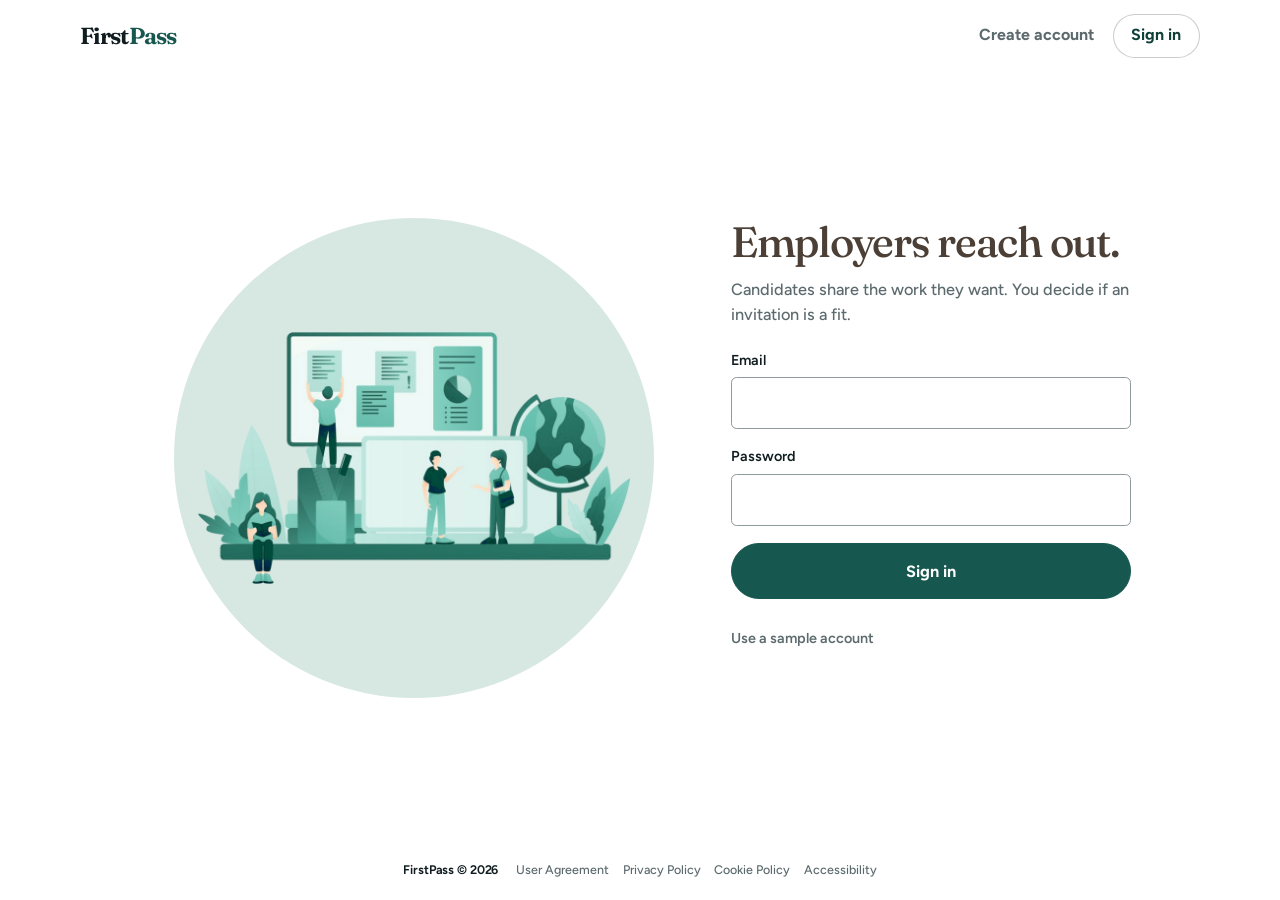
<file: index.html>
<!DOCTYPE html>
<html lang="en">
<head>
  <meta charset="UTF-8" />
  <meta name="viewport" content="width=device-width, initial-scale=1" />
  <meta name="description" content="FirstPass lets candidates publish the work they want. Employers send an interview invitation that already includes the role, the pay, and the work arrangement." />
  <title>Sign in · FirstPass</title>
  <link rel="icon" href="favicon.ico" sizes="32x32" />
  <link rel="icon" href="favicon.svg" type="image/svg+xml" />
  <link rel="stylesheet" href="css/app.css?v=20261122c" />
</head>
<body class="auth-page">
  <header class="auth-top">
    <a class="brand" href="index.html">First<span>Pass</span></a>
    <div class="auth-top-actions" role="tablist" aria-label="Account">
      <button type="button" class="auth-top-link" role="tab" id="tab-register" data-auth-tab="register" aria-controls="panel-register" aria-selected="false" tabindex="-1">Create account</button>
      <button type="button" class="auth-top-btn is-active" role="tab" id="tab-signin" data-auth-tab="signin" aria-controls="panel-signin" aria-selected="true" tabindex="0">Sign in</button>
    </div>
  </header>

  <main class="auth-shell">
      <section class="auth-visual" aria-hidden="true">
        <div class="auth-visual-art">
          <div class="auth-visual-bg"></div>
          <img class="auth-mark" src="assets/auth-hero.png" alt="" width="878" height="512" />
        </div>
      </section>

      <section class="auth-panel">
        <div class="auth-panel-inner">
          <p id="notice" class="notice" hidden></p>

          <div id="panel-signin" role="tabpanel" aria-labelledby="tab-signin" data-auth-panel="signin">
            <h1 class="auth-headline">Employers reach out.</h1>
            <p class="auth-sub">Candidates share the work they want. You decide if an invitation is a fit.</p>
            <form id="sign-in-form">
              <label>
                Email
                <input id="email" name="email" type="email" autocomplete="username" required />
              </label>
              <label>
                Password
                <input id="password" name="password" type="password" autocomplete="current-password" required />
              </label>
              <p class="field-error" data-error-for="form"></p>
              <div class="actions auth-submit">
                <button class="primary auth-submit-btn" type="submit">Sign in</button>
              </div>
            </form>

            <details class="demo-drawer" id="demo-drawer">
              <summary>Use a sample account</summary>
              <div class="demo-drawer-panel">
                <p class="meta">Password: <strong>demo</strong></p>
                <div id="demo-accounts" class="demo-grid"></div>
                <button type="button" id="reset-demo" class="button-quiet">Reset sample data</button>
              </div>
            </details>
          </div>

          <div id="panel-register" role="tabpanel" aria-labelledby="tab-register" data-auth-panel="register" hidden>
            <h1 class="auth-headline">Create your FirstPass account</h1>
            <p class="auth-sub">Choose whether you are looking for opportunities or hiring. Each path uses its own account in this prototype.</p>
            <form id="register-form">
              <fieldset class="role-pick">
                <legend>I want to</legend>
                <label class="role-option">
                  <input type="radio" name="role" value="candidate" checked />
                  <span>
                    <strong>Find opportunities</strong>
                    <em>Create a candidate profile employers can search</em>
                  </span>
                </label>
                <label class="role-option">
                  <input type="radio" name="role" value="employer" />
                  <span>
                    <strong>Hire people</strong>
                    <em>Search candidates and send interview invitations</em>
                  </span>
                </label>
              </fieldset>
              <label>
                Full name
                <input name="full_name" type="text" autocomplete="name" required />
                <span class="field-error" data-error-for="full_name"></span>
              </label>
              <label id="company-field" hidden>
                Company
                <input name="company" type="text" autocomplete="organization" />
                <span class="field-error" data-error-for="company"></span>
              </label>
              <label>
                Email
                <input name="email" type="email" autocomplete="email" required />
                <span class="field-error" data-error-for="email"></span>
              </label>
              <label>
                Password
                <input name="password" type="password" autocomplete="new-password" required />
                <span class="field-error" data-error-for="password"></span>
              </label>
              <label>
                Confirm password
                <input name="confirm_password" type="password" autocomplete="new-password" required />
                <span class="field-error" data-error-for="confirm_password"></span>
              </label>
              <div class="actions auth-submit">
                <button class="primary auth-submit-btn" type="submit">Create account</button>
              </div>
            </form>
          </div>
        </div>
      </section>
  </main>

  <footer class="auth-legal">
    <p class="auth-legal-brand">FirstPass <span aria-hidden="true">©</span> 2026</p>
    <nav class="auth-legal-links" aria-label="Legal">
      <a href="legal.html#user-agreement">User Agreement</a>
      <a href="legal.html#privacy-policy">Privacy Policy</a>
      <a href="legal.html#cookie-policy">Cookie Policy</a>
      <a href="legal.html#accessibility">Accessibility</a>
    </nav>
  </footer>

  <script src="js/store.js?v=20261101a"></script>
  <script src="js/ui.js?v=20261122c"></script>
  <script src="js/signin.js?v=20261122c"></script>
</body>
</html>
</file>
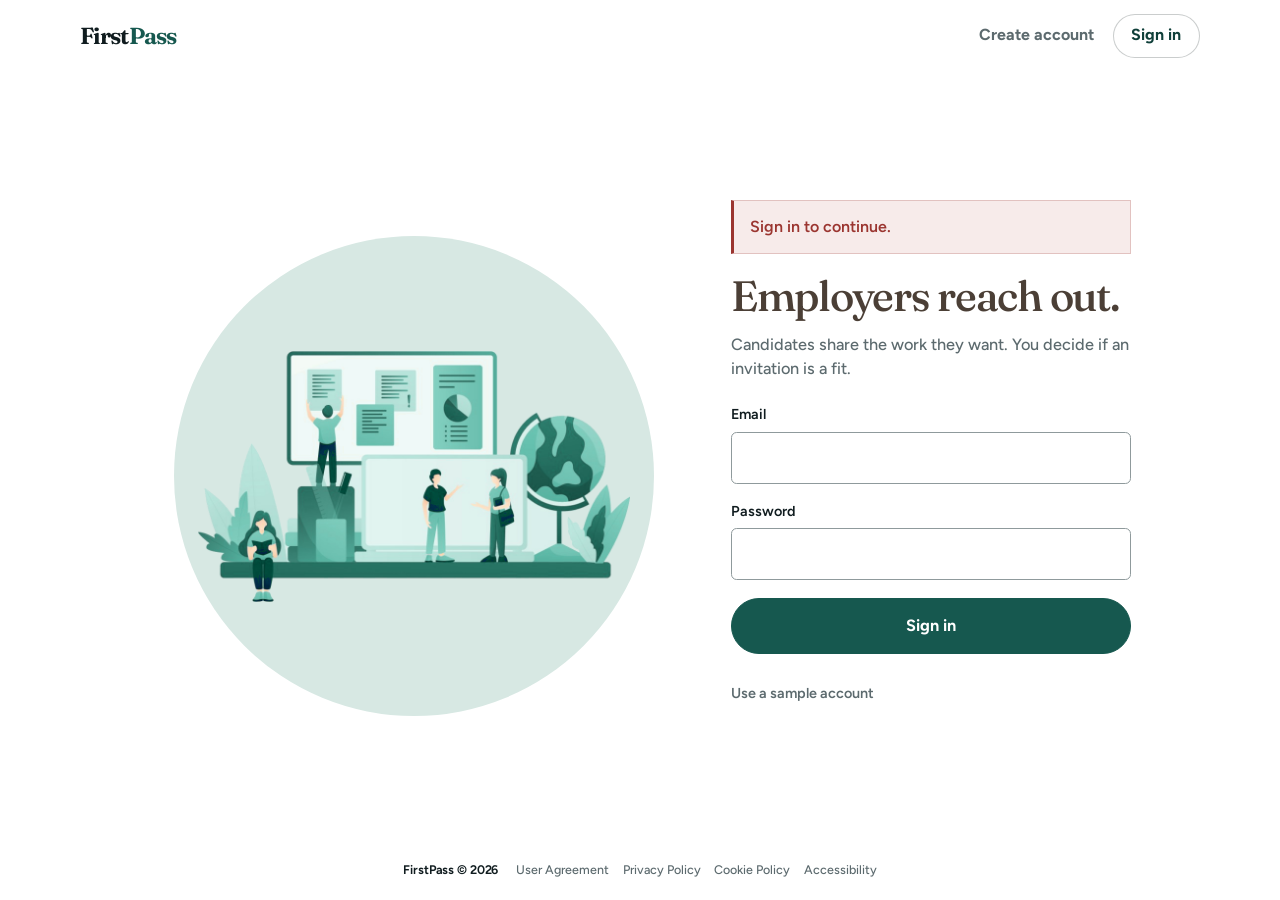
<file: candidate.html>
<!DOCTYPE html>
<html lang="en">
<head>
  <meta charset="UTF-8" />
  <meta name="viewport" content="width=device-width, initial-scale=1" />
  <meta name="description" content="Review a FirstPass candidate profile, including preferences and experience, before you send an interview invitation." />
  <title>Candidate profile · FirstPass</title>
  <link rel="icon" href="favicon.ico" sizes="32x32" />
  <link rel="icon" href="favicon.svg" type="image/svg+xml" />
  <link rel="stylesheet" href="css/app.css?v=20261122b" />
</head>
<body class="app-body">
  <header class="site-header" data-header></header>
  <main class="page">
    <p id="notice" class="notice" hidden></p>
    <a class="back-link" id="back-link" href="search.html">Back to results</a>
    <article id="profile"></article>
  </main>
  <footer class="site-footer">
    <div class="footer-inner">
      <span>FirstPass</span>
      <span>MMC6950</span>
    </div>
  </footer>
  <script src="js/store.js?v=20261101a"></script>
  <script src="js/ui.js?v=20261122c"></script>
  <script src="js/candidate.js?v=20261122b"></script>
</body>
</html>
</file>
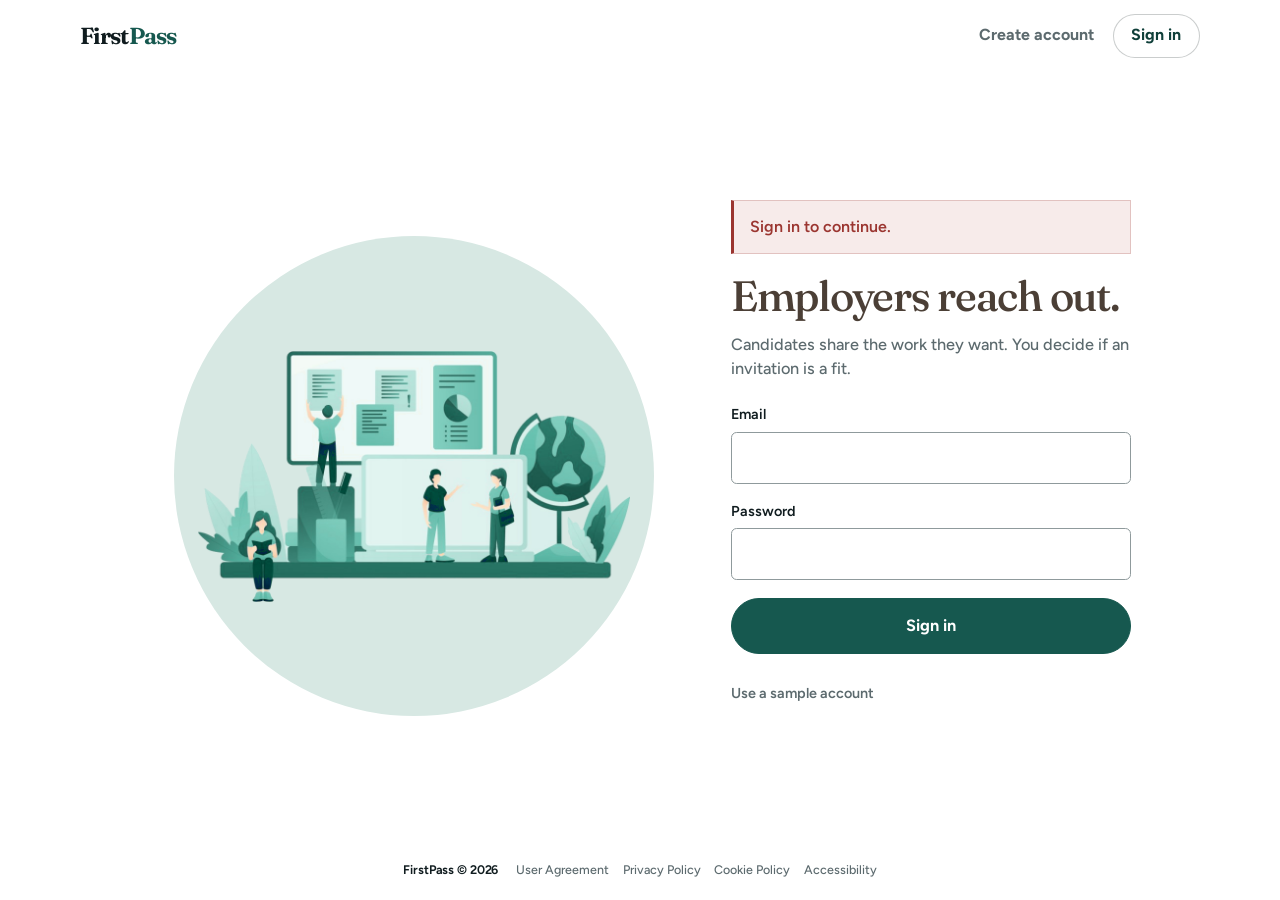
<file: inbox.html>
<!DOCTYPE html>
<html lang="en">
<head>
  <meta charset="UTF-8" />
  <meta name="viewport" content="width=device-width, initial-scale=1" />
  <meta name="description" content="Review interview invitations on FirstPass. Each one includes pay, work arrangement, and a deadline. Accept, save for later, or decline." />
  <title>Invitation inbox · FirstPass</title>
  <link rel="icon" href="favicon.ico" sizes="32x32" />
  <link rel="icon" href="favicon.svg" type="image/svg+xml" />
  <link rel="stylesheet" href="css/app.css?v=20261122b" />
</head>
<body class="app-body">
  <header class="site-header" data-header></header>
  <main class="page">
    <p id="notice" class="notice" hidden></p>
    <div class="page-head">
      <div>
        <h1>Invitation inbox</h1>
        <p class="lede">Review invitations with salary, arrangement, and deadline already included.</p>
      </div>
    </div>
    <nav class="tabs" aria-label="Inbox filters">
      <a href="inbox.html?view=all" data-view="all">All</a>
      <a href="inbox.html?view=active" data-view="active">Active</a>
      <a href="inbox.html?view=saved" data-view="saved">Saved</a>
      <a href="inbox.html?view=past" data-view="past">Past</a>
    </nav>
    <p class="meta" id="inbox-helper">
      <strong>Active</strong> invitations are still pending. You have not accepted, saved, or declined them yet.
      <strong>Saved</strong> means you set an invitation aside for later. Saving does not extend the deadline, and you can still accept or decline before time runs out.
      Accept and Decline are final. FirstPass will ask you to confirm before either choice is recorded.
      <strong>Past</strong> holds invitations you accepted, declined, or let expire.
    </p>
    <p id="inbox-count" class="result-count"></p>
    <div id="inbox-list"></div>
  </main>
  <footer class="site-footer">
    <div class="footer-inner">
      <span>FirstPass</span>
      <span>MMC6950</span>
    </div>
  </footer>
  <script src="js/store.js?v=20261101a"></script>
  <script src="js/ui.js?v=20261122c"></script>
  <script src="js/inbox.js?v=20261122a"></script>
</body>
</html>
</file>
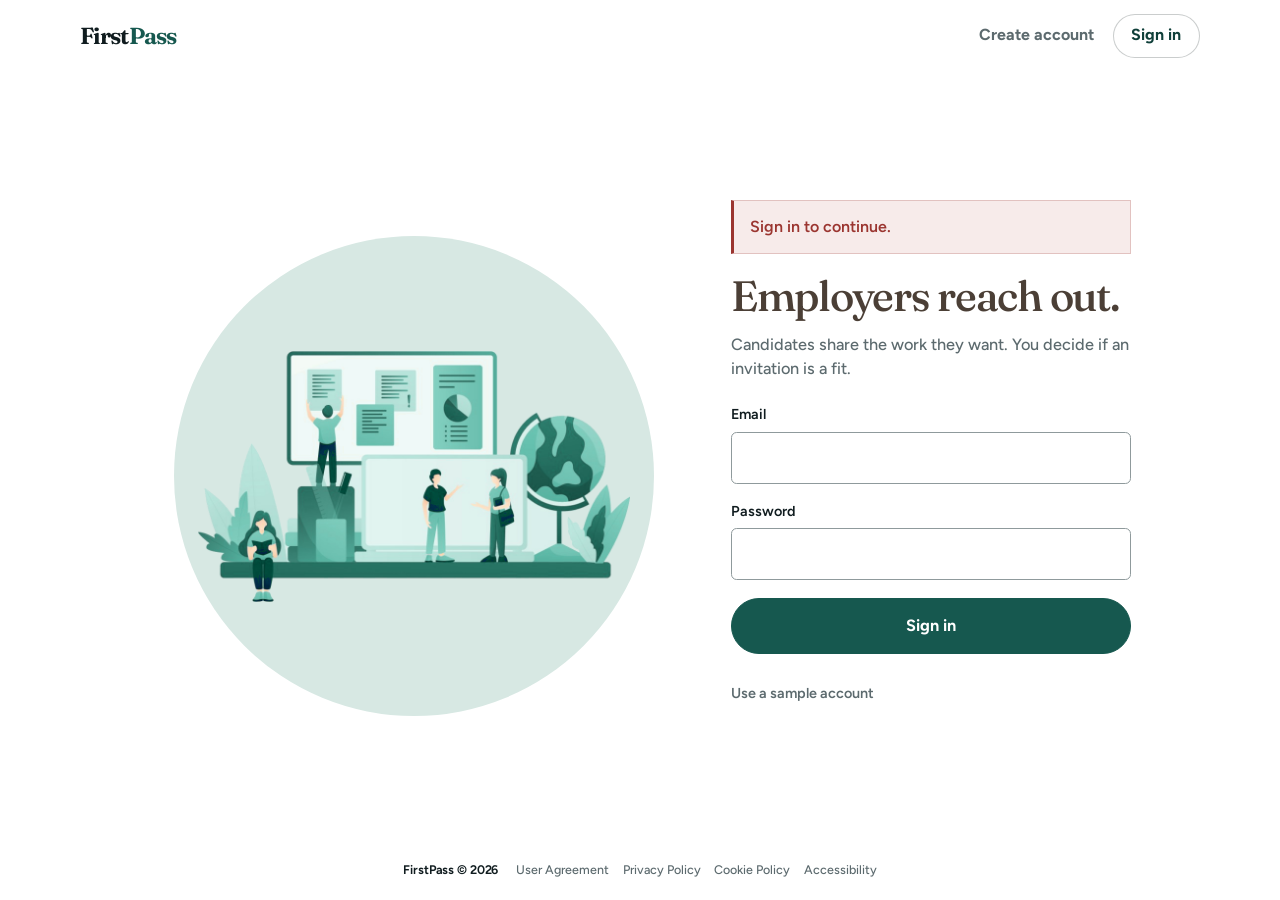
<file: invitation.html>
<!DOCTYPE html>
<html lang="en">
<head>
  <meta charset="UTF-8" />
  <meta name="viewport" content="width=device-width, initial-scale=1" />
  <meta name="description" content="Read one FirstPass interview invitation. Accept, save it for later, or decline before the deadline." />
  <title>Invitation · FirstPass</title>
  <link rel="icon" href="favicon.ico" sizes="32x32" />
  <link rel="icon" href="favicon.svg" type="image/svg+xml" />
  <link rel="stylesheet" href="css/app.css?v=20261122b" />
</head>
<body class="app-body">
  <header class="site-header" data-header></header>
  <main class="page">
    <p id="notice" class="notice" hidden></p>
    <a class="back-link" href="inbox.html">Back to inbox</a>
    <article id="invitation" class="detail"></article>
  </main>
  <footer class="site-footer">
    <div class="footer-inner">
      <span>FirstPass</span>
      <span>MMC6950</span>
    </div>
  </footer>
  <script src="js/store.js?v=20261101a"></script>
  <script src="js/ui.js?v=20261122c"></script>
  <script src="js/invitation.js?v=20261122a"></script>
</body>
</html>
</file>
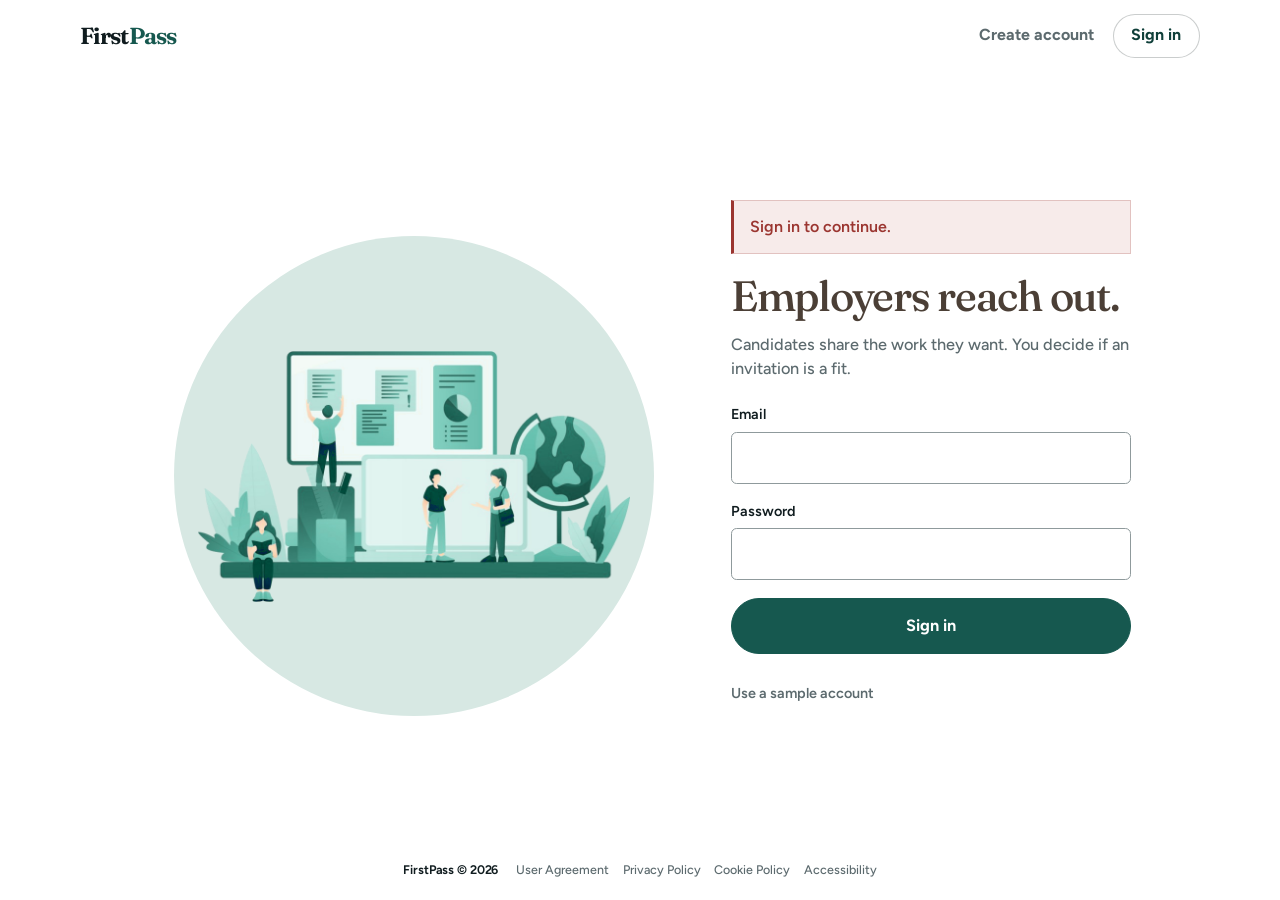
<file: invite.html>
<!DOCTYPE html>
<html lang="en">
<head>
  <meta charset="UTF-8" />
  <meta name="viewport" content="width=device-width, initial-scale=1" />
  <meta name="description" content="Send a FirstPass interview invitation with the role, salary range, work arrangement, summary, and why you are interested." />
  <title>Send invitation · FirstPass</title>
  <link rel="icon" href="favicon.ico" sizes="32x32" />
  <link rel="icon" href="favicon.svg" type="image/svg+xml" />
  <link rel="stylesheet" href="css/app.css?v=20261122b" />
</head>
<body class="app-body invite-page">
  <header class="site-header" data-header></header>
  <main class="page">
    <p id="notice" class="notice" hidden></p>
    <div class="page-head" hidden>
      <div>
        <h1>Send interview invitation</h1>
        <p class="lede">Fill every transparency field required by the MVP, then send. A saved role is optional and only prefills the form.</p>
      </div>
    </div>
    <div class="invite-layout">
      <form id="invite-form" class="panel invite-form" aria-labelledby="invite-title">
        <h1 class="invite-modal-title" id="invite-title">Send interview invitation</h1>
        <p class="invite-modal-sub">Salary, arrangement, and response window stay visible before you send.</p>
        <div class="role-picker">
          <label>
            Saved role (optional)
            <select id="job-posting" name="job_posting_id">
              <option value="">Fill the fields below manually…</option>
            </select>
          </label>
          <p class="meta role-picker-help">
            Choosing a saved role prefills title, summary, salary, arrangement, and response window.
            <a href="roles.html">Manage roles</a>
          </p>
        </div>
        <label>
          Role title
          <input name="role_title" type="text" required />
          <span class="field-error" data-error-for="role_title"></span>
        </label>
        <label>
          Role summary
          <textarea name="role_summary" required></textarea>
          <span class="field-error" data-error-for="role_summary"></span>
        </label>
        <div class="grid-2">
          <label>
            Salary min
            <input name="salary_min" type="number" min="1" step="1" required />
            <span class="field-error" data-error-for="salary_min"></span>
          </label>
          <label>
            Salary max
            <input name="salary_max" type="number" min="1" step="1" required />
            <span class="field-error" data-error-for="salary_max"></span>
          </label>
          <label>
            Work arrangement
            <select name="work_arrangement" required>
              <option value="remote">Remote</option>
              <option value="hybrid">Hybrid</option>
              <option value="onsite">On-site</option>
            </select>
            <span class="field-error" data-error-for="work_arrangement"></span>
          </label>
          <label>
            Respond within (days)
            <input name="expires_in_days" type="number" min="1" max="30" step="1" value="7" required />
            <span class="field-error" data-error-for="expires_in_days"></span>
          </label>
        </div>
        <label>
          Reason for interest
          <textarea name="reason_for_interest" required placeholder="Share why this person is a good fit for the role."></textarea>
          <span class="hint">This is the only field that should change from invite to invite.</span>
          <span class="field-error" data-error-for="reason_for_interest"></span>
        </label>
        <div class="actions">
          <button class="primary" id="send-button" type="submit">Send interview invitation</button>
          <a class="button" id="cancel-link" href="search.html">Cancel</a>
        </div>
      </form>
      <aside id="candidate-recap" class="panel invite-recap">
        <p class="meta">Candidate details appear here with the invitation.</p>
      </aside>
    </div>
  </main>
  <footer class="site-footer">
    <div class="footer-inner">
      <span>FirstPass</span>
      <span>MMC6950</span>
    </div>
  </footer>
  <script src="js/store.js?v=20261101a"></script>
  <script src="js/ui.js?v=20261122c"></script>
  <script src="js/invite.js?v=20261122b"></script>
</body>
</html>
</file>
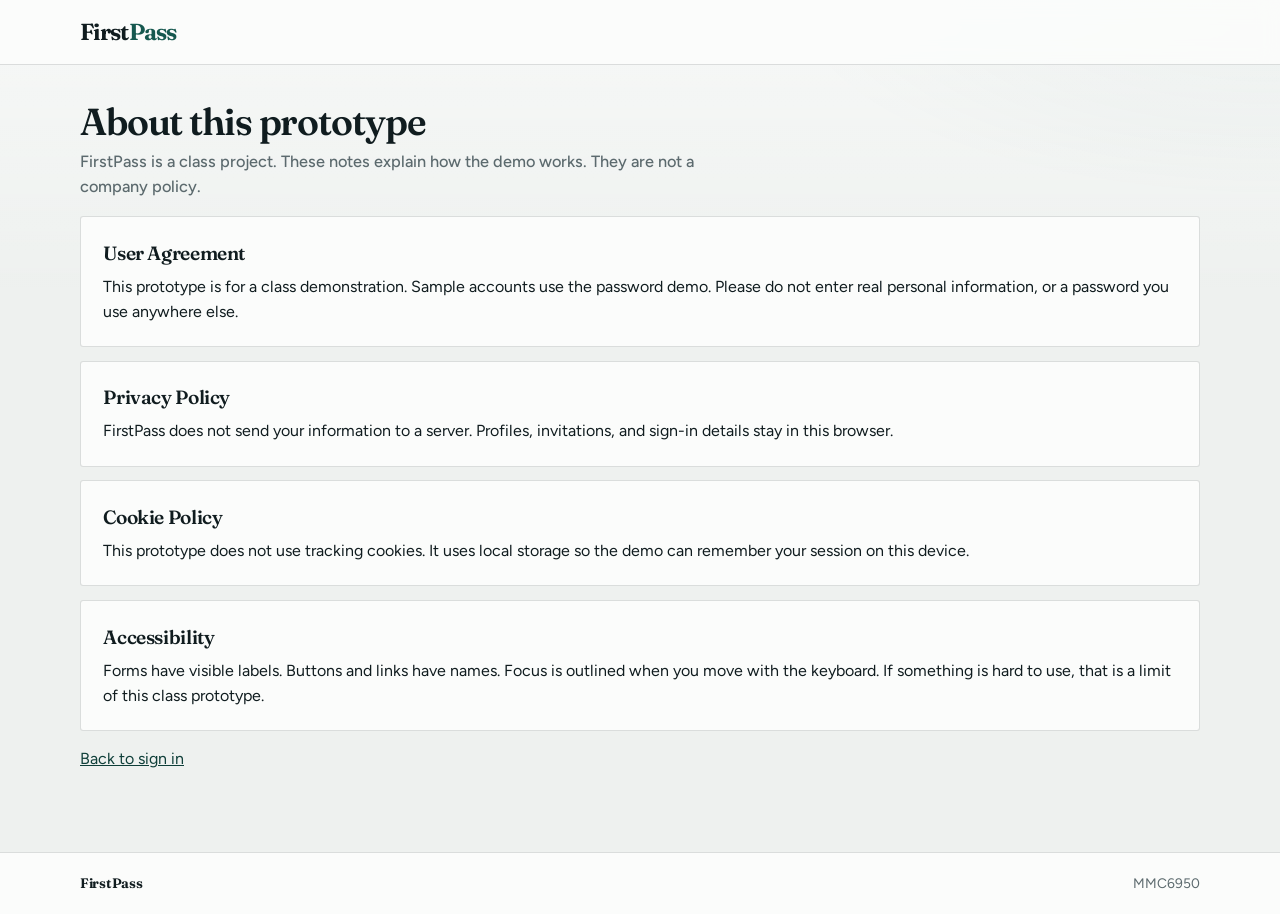
<file: legal.html>
<!DOCTYPE html>
<html lang="en">
<head>
  <meta charset="UTF-8" />
  <meta name="viewport" content="width=device-width, initial-scale=1" />
  <meta name="description" content="Notes for the FirstPass class prototype. Your demo data stays in this browser. There are no tracking cookies." />
  <title>About this prototype · FirstPass</title>
  <link rel="icon" href="favicon.ico" sizes="32x32" />
  <link rel="icon" href="favicon.svg" type="image/svg+xml" />
  <link rel="stylesheet" href="css/app.css?v=20261122b" />
</head>
<body class="app-body">
  <header class="site-header">
    <div class="nav-bar">
      <a class="brand" href="index.html">First<span>Pass</span></a>
    </div>
  </header>
  <main class="page legal-page">
    <h1>About this prototype</h1>
    <p class="lede">FirstPass is a class project. These notes explain how the demo works. They are not a company policy.</p>

    <section id="user-agreement" class="panel">
      <h2>User Agreement</h2>
      <p>This prototype is for a class demonstration. Sample accounts use the password demo. Please do not enter real personal information, or a password you use anywhere else.</p>
    </section>

    <section id="privacy-policy" class="panel">
      <h2>Privacy Policy</h2>
      <p>FirstPass does not send your information to a server. Profiles, invitations, and sign-in details stay in this browser.</p>
    </section>

    <section id="cookie-policy" class="panel">
      <h2>Cookie Policy</h2>
      <p>This prototype does not use tracking cookies. It uses local storage so the demo can remember your session on this device.</p>
    </section>

    <section id="accessibility" class="panel">
      <h2>Accessibility</h2>
      <p>Forms have visible labels. Buttons and links have names. Focus is outlined when you move with the keyboard. If something is hard to use, that is a limit of this class prototype.</p>
    </section>

    <p><a href="index.html">Back to sign in</a></p>
  </main>
  <footer class="site-footer">
    <div class="footer-inner">
      <span>FirstPass</span>
      <span>MMC6950</span>
    </div>
  </footer>
</body>
</html>
</file>
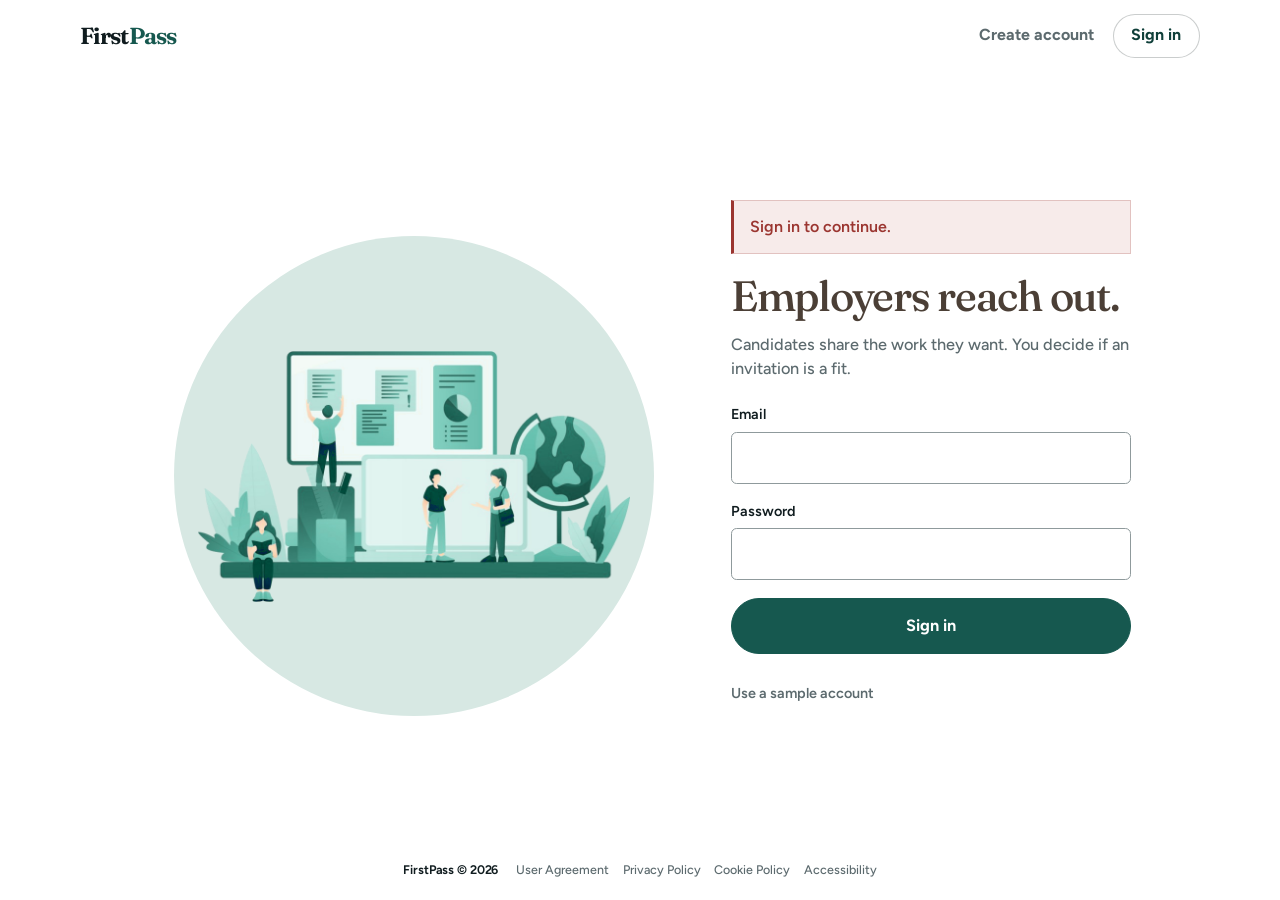
<file: profile.html>
<!DOCTYPE html>
<html lang="en">
<head>
  <meta charset="UTF-8" />
  <meta name="viewport" content="width=device-width, initial-scale=1" />
  <meta name="description" content="Save the profile employers search on FirstPass. Include your skills, the pay you want, your work arrangement, and a short summary." />
  <title>Your profile · FirstPass</title>
  <link rel="icon" href="favicon.ico" sizes="32x32" />
  <link rel="icon" href="favicon.svg" type="image/svg+xml" />
  <link rel="stylesheet" href="css/app.css?v=20261122b" />
</head>
<body class="app-body">
  <header class="site-header" data-header></header>
  <main class="page">
    <p id="notice" class="notice" hidden></p>
    <h1>Your profile</h1>
    <p class="lede" id="profile-lede">Employers search this information. Preferences should match the work you want.</p>
    <div id="profile-state"></div>
    <form id="profile-form" class="panel">
      <div class="grid-2">
        <label>
          Full name
          <input name="full_name" type="text" required />
          <span class="field-error" data-error-for="full_name"></span>
        </label>
        <label>
          Headline
          <input name="headline" type="text" placeholder="Junior frontend developer" required />
          <span class="field-error" data-error-for="headline"></span>
        </label>
        <label>
          Location
          <input name="location" type="text" placeholder="Miami, FL" required />
          <span class="field-error" data-error-for="location"></span>
        </label>
        <label>
          Preferred role
          <input name="preferred_role" type="text" required />
          <span class="field-error" data-error-for="preferred_role"></span>
        </label>
        <label>
          Salary floor
          <input name="preferred_salary_min" type="number" min="1" step="1" required />
          <span class="hint">Annual amount in dollars. This is the lowest pay you want employers to consider.</span>
          <span class="field-error" data-error-for="preferred_salary_min"></span>
        </label>
        <label>
          Work arrangement
          <select name="preferred_work_arrangement" required>
            <option value="">Choose one</option>
            <option value="remote">Remote</option>
            <option value="hybrid">Hybrid</option>
            <option value="onsite">On-site</option>
          </select>
          <span class="field-error" data-error-for="preferred_work_arrangement"></span>
        </label>
      </div>
      <label>
        Skills
        <input name="skills" type="text" placeholder="React, JavaScript, CSS" required />
        <span class="hint">Separate skills with commas. Employers can filter on these words.</span>
        <span class="field-error" data-error-for="skills"></span>
      </label>
      <div class="grid-2">
        <label>
          Experience (years)
          <input name="experience_years" type="number" min="0" max="60" step="1" required />
          <span class="field-error" data-error-for="experience_years"></span>
        </label>
        <label>
          Education
          <input name="education" type="text" required />
          <span class="field-error" data-error-for="education"></span>
        </label>
      </div>
      <label>
        Portfolio URL
        <input name="portfolio_url" type="url" placeholder="https://" />
        <span class="hint">Optional. File upload is not part of the MVP.</span>
        <span class="field-error" data-error-for="portfolio_url"></span>
      </label>
      <label>
        Summary
        <textarea name="summary" required></textarea>
        <span class="field-error" data-error-for="summary"></span>
      </label>
      <div class="actions">
        <button class="primary" type="submit">Save profile</button>
      </div>
    </form>
  </main>
  <footer class="site-footer">
    <div class="footer-inner">
      <span>FirstPass</span>
      <span>MMC6950</span>
    </div>
  </footer>
  <script src="js/store.js?v=20261101a"></script>
  <script src="js/ui.js?v=20261122c"></script>
  <script src="js/profile.js?v=20261122a"></script>
</body>
</html>
</file>
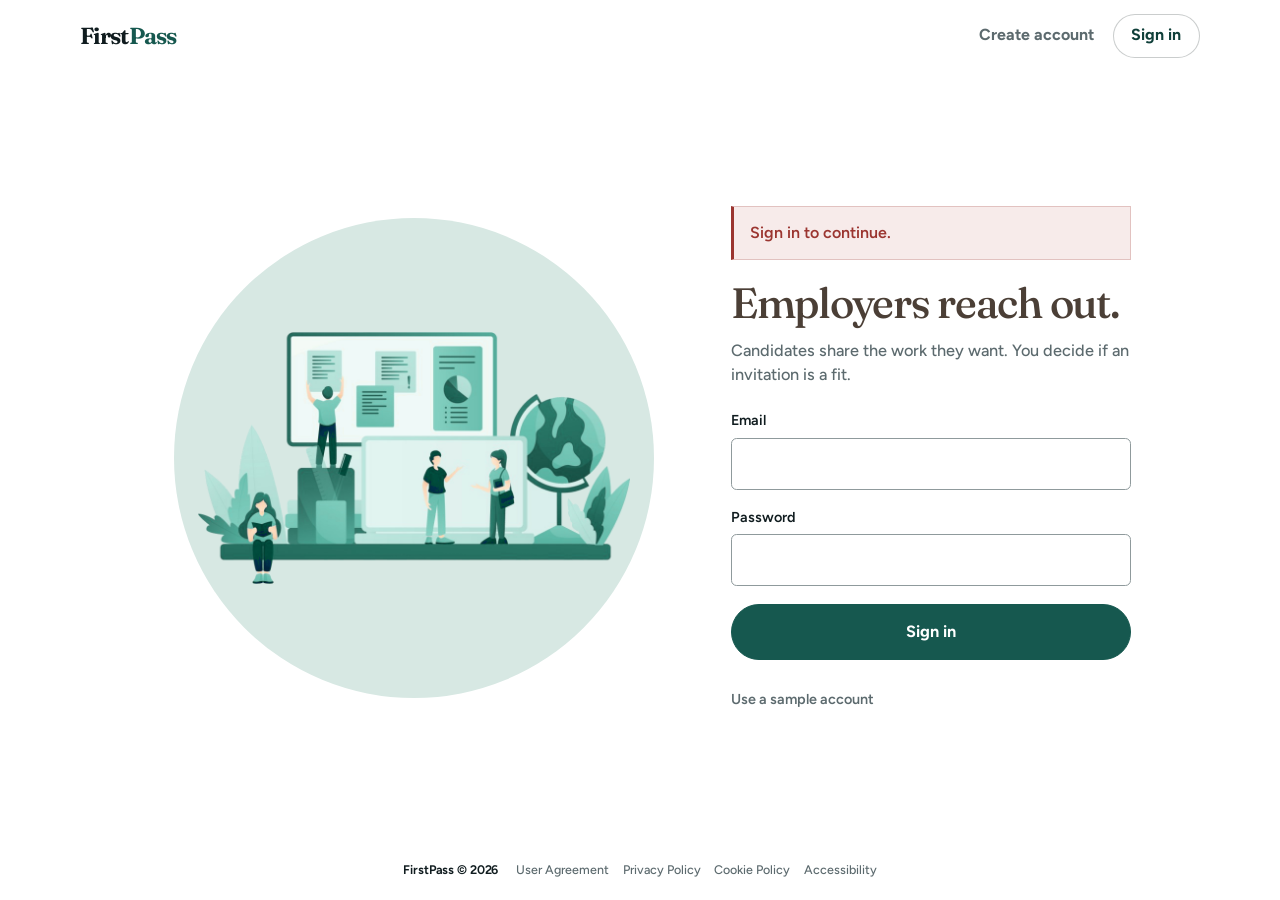
<file: roles.html>
<!DOCTYPE html>
<html lang="en">
<head>
  <meta charset="UTF-8" />
  <meta name="viewport" content="width=device-width, initial-scale=1" />
  <meta name="description" content="Save the openings you hire for on FirstPass. Reuse the salary, arrangement, and summary the next time you invite a candidate." />
  <title>Roles · FirstPass</title>
  <link rel="icon" href="favicon.ico" sizes="32x32" />
  <link rel="icon" href="favicon.svg" type="image/svg+xml" />
  <link rel="stylesheet" href="css/app.css?v=20261122b" />
</head>
<body class="app-body">
  <header class="site-header" data-header></header>
  <main class="page">
    <p id="notice" class="notice" hidden></p>
    <div class="page-head">
      <div>
        <h1>Saved roles</h1>
        <p class="lede">Create the openings you hire for once. When you invite a candidate, pick a role and only write why they fit.</p>
      </div>
      <button type="button" class="primary" id="new-role">New role</button>
    </div>

    <div class="roles-layout">
      <div id="roles-list" class="roles-list"></div>
      <form id="role-form" class="panel role-form" hidden>
        <input type="hidden" name="id" value="" />
        <h2 id="role-form-title">New role</h2>
        <p class="meta" id="role-form-help">These details fill the invitation form so you are not retyping the same opening for every candidate.</p>
        <label>
          Role title
          <input name="title" type="text" required />
          <span class="field-error" data-error-for="title"></span>
        </label>
        <label>
          Role summary
          <textarea name="summary" required></textarea>
          <span class="field-error" data-error-for="summary"></span>
        </label>
        <div class="grid-2">
          <label>
            Salary min
            <input name="salary_min" type="number" min="1" step="1" required />
            <span class="field-error" data-error-for="salary_min"></span>
          </label>
          <label>
            Salary max
            <input name="salary_max" type="number" min="1" step="1" required />
            <span class="field-error" data-error-for="salary_max"></span>
          </label>
          <label>
            Work arrangement
            <select name="work_arrangement" required>
              <option value="remote">Remote</option>
              <option value="hybrid">Hybrid</option>
              <option value="onsite">On-site</option>
            </select>
            <span class="field-error" data-error-for="work_arrangement"></span>
          </label>
          <label>
            Default respond within (days)
            <input name="default_expires_in_days" type="number" min="1" max="30" step="1" value="7" required />
            <span class="field-error" data-error-for="default_expires_in_days"></span>
          </label>
        </div>
        <div class="actions">
          <button class="primary" type="submit">Save role</button>
          <button type="button" class="button" id="cancel-role">Cancel</button>
        </div>
      </form>
    </div>
  </main>
  <footer class="site-footer">
    <div class="footer-inner">
      <span>FirstPass</span>
      <span>MMC6950</span>
    </div>
  </footer>
  <script src="js/store.js?v=20261101a"></script>
  <script src="js/ui.js?v=20261122c"></script>
  <script src="js/roles.js?v=20261122a"></script>
</body>
</html>
</file>
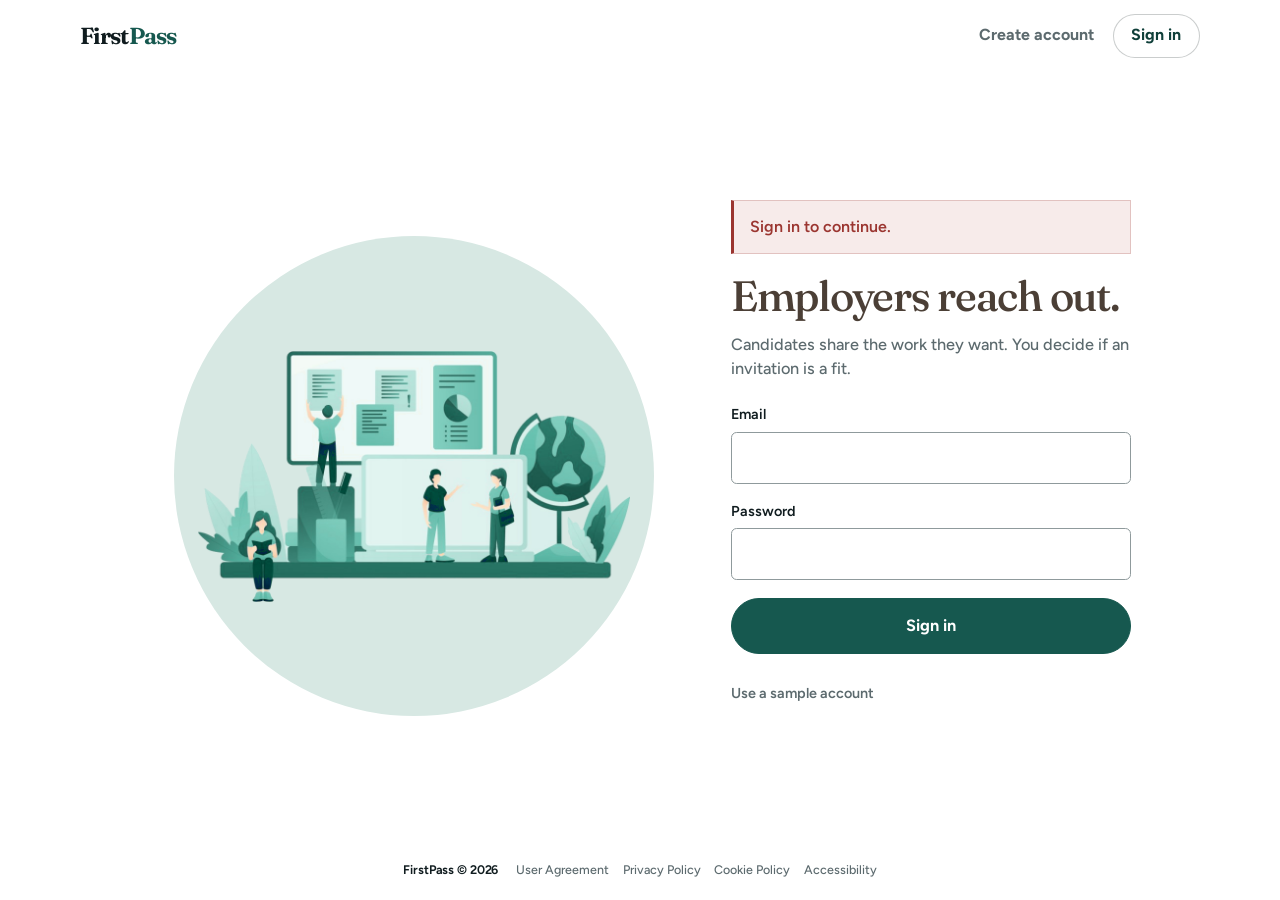
<file: search.html>
<!DOCTYPE html>
<html lang="en">
<head>
  <meta charset="UTF-8" />
  <meta name="viewport" content="width=device-width, initial-scale=1" />
  <meta name="description" content="Search FirstPass profiles by skill, location, role, work arrangement, and salary budget. Then open a profile or send an interview invitation." />
  <title>Find candidates · FirstPass</title>
  <link rel="icon" href="favicon.ico" sizes="32x32" />
  <link rel="icon" href="favicon.svg" type="image/svg+xml" />
  <link rel="stylesheet" href="css/app.css?v=20261122b" />
</head>
<body class="app-body">
  <header class="site-header" data-header></header>
  <main class="page">
    <p id="notice" class="notice" hidden></p>
    <div class="page-head">
      <div>
        <h1>Find matching candidates</h1>
        <p class="lede">Filter by skills and preferences, then invite with transparent role details.</p>
      </div>
    </div>
    <form id="search-form" class="filters" action="search.html" method="get">
      <label class="filter-field filter-skill">
        Skill
        <input name="skill" type="text" placeholder="React" />
      </label>
      <label class="filter-field">
        Location
        <input name="location" type="text" placeholder="Miami" />
      </label>
      <label class="filter-field">
        Preferred role
        <input name="role" type="text" placeholder="Frontend" />
      </label>
      <label class="filter-field">
        Work arrangement
        <select name="work_arrangement">
          <option value="">Any</option>
          <option value="remote">Remote</option>
          <option value="hybrid">Hybrid</option>
          <option value="onsite">On-site</option>
        </select>
      </label>
      <label class="filter-field">
        Salary budget (max)
        <input name="salary_max" type="number" min="1" step="1" placeholder="90000" />
      </label>
      <div class="filters-submit">
        <button class="primary" type="submit">Search</button>
      </div>
    </form>
    <p id="result-count" class="result-count"></p>
    <div id="results"></div>
  </main>
  <footer class="site-footer">
    <div class="footer-inner">
      <span>FirstPass</span>
      <span>MMC6950</span>
    </div>
  </footer>
  <script src="js/store.js?v=20261101a"></script>
  <script src="js/ui.js?v=20261122c"></script>
  <script src="js/search.js?v=20261122b"></script>
</body>
</html>
</file>
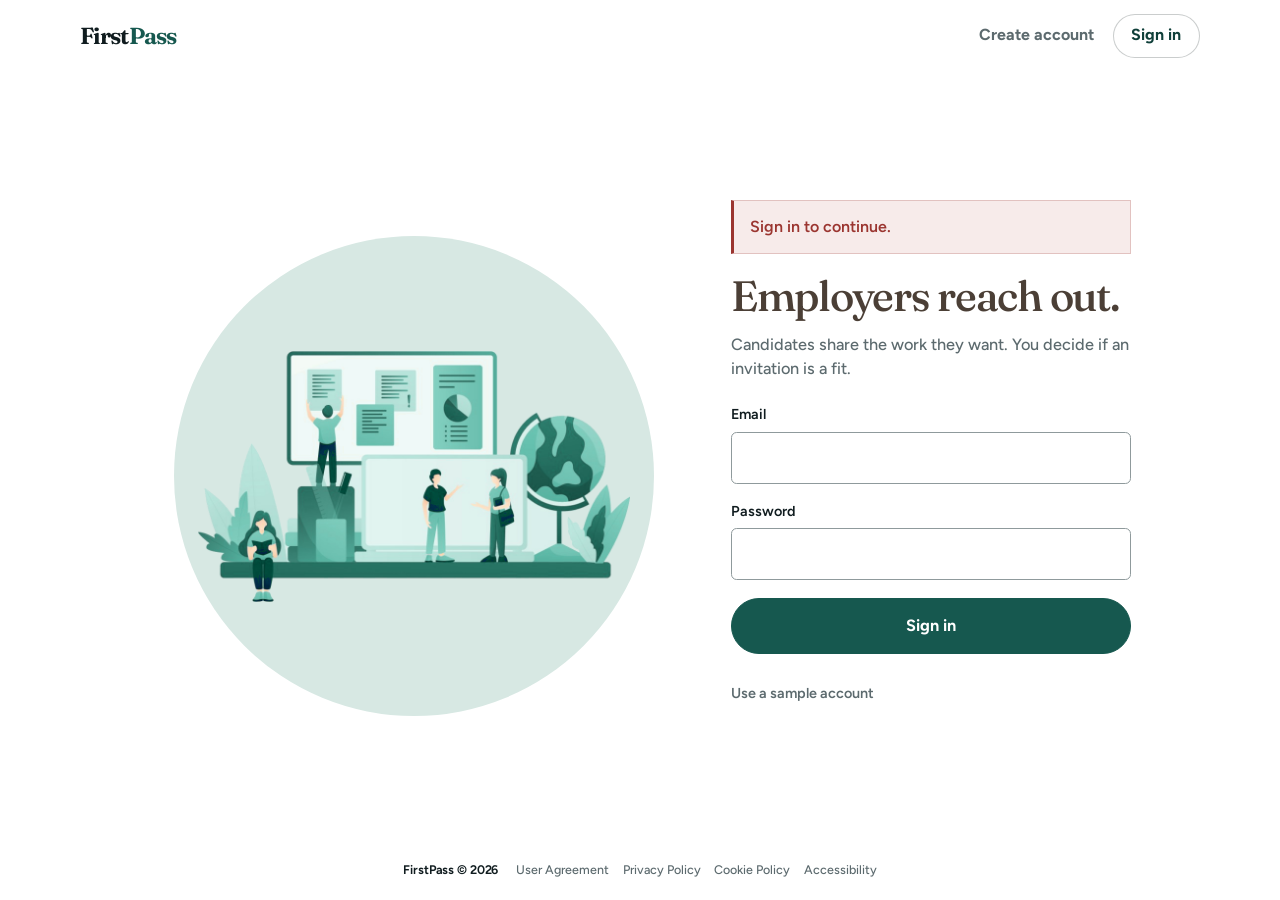
<file: sent.html>
<!DOCTYPE html>
<html lang="en">
<head>
  <meta charset="UTF-8" />
  <meta name="viewport" content="width=device-width, initial-scale=1" />
  <meta name="description" content="See the FirstPass invitations you have sent, and whether each candidate accepted, saved, declined, or let the deadline pass." />
  <title>Sent invitations · FirstPass</title>
  <link rel="icon" href="favicon.ico" sizes="32x32" />
  <link rel="icon" href="favicon.svg" type="image/svg+xml" />
  <link rel="stylesheet" href="css/app.css?v=20261122b" />
</head>
<body class="app-body">
  <header class="site-header" data-header></header>
  <main class="page">
    <p id="notice" class="notice" hidden></p>
    <h1>Sent invitations</h1>
    <p class="lede">Status updates when a candidate responds or when the deadline passes. Invitations cannot be edited after they are sent.</p>
    <nav class="tabs" aria-label="Sent invitation filters" id="sent-filters">
      <a href="sent.html?status=all" data-status="all">All</a>
      <a href="sent.html?status=pending" data-status="pending">Pending</a>
      <a href="sent.html?status=saved" data-status="saved">Saved</a>
      <a href="sent.html?status=accepted" data-status="accepted">Accepted</a>
      <a href="sent.html?status=declined" data-status="declined">Declined</a>
      <a href="sent.html?status=expired" data-status="expired">Expired</a>
    </nav>
    <p id="sent-count" class="result-count"></p>
    <div id="sent-table"></div>
    <article id="sent-detail" class="detail" hidden style="margin-top: 1rem;"></article>
  </main>
  <footer class="site-footer">
    <div class="footer-inner">
      <span>FirstPass</span>
      <span>MMC6950</span>
    </div>
  </footer>
  <script src="js/store.js?v=20261101a"></script>
  <script src="js/ui.js?v=20261122c"></script>
  <script src="js/sent.js?v=20261122b"></script>
</body>
</html>
</file>
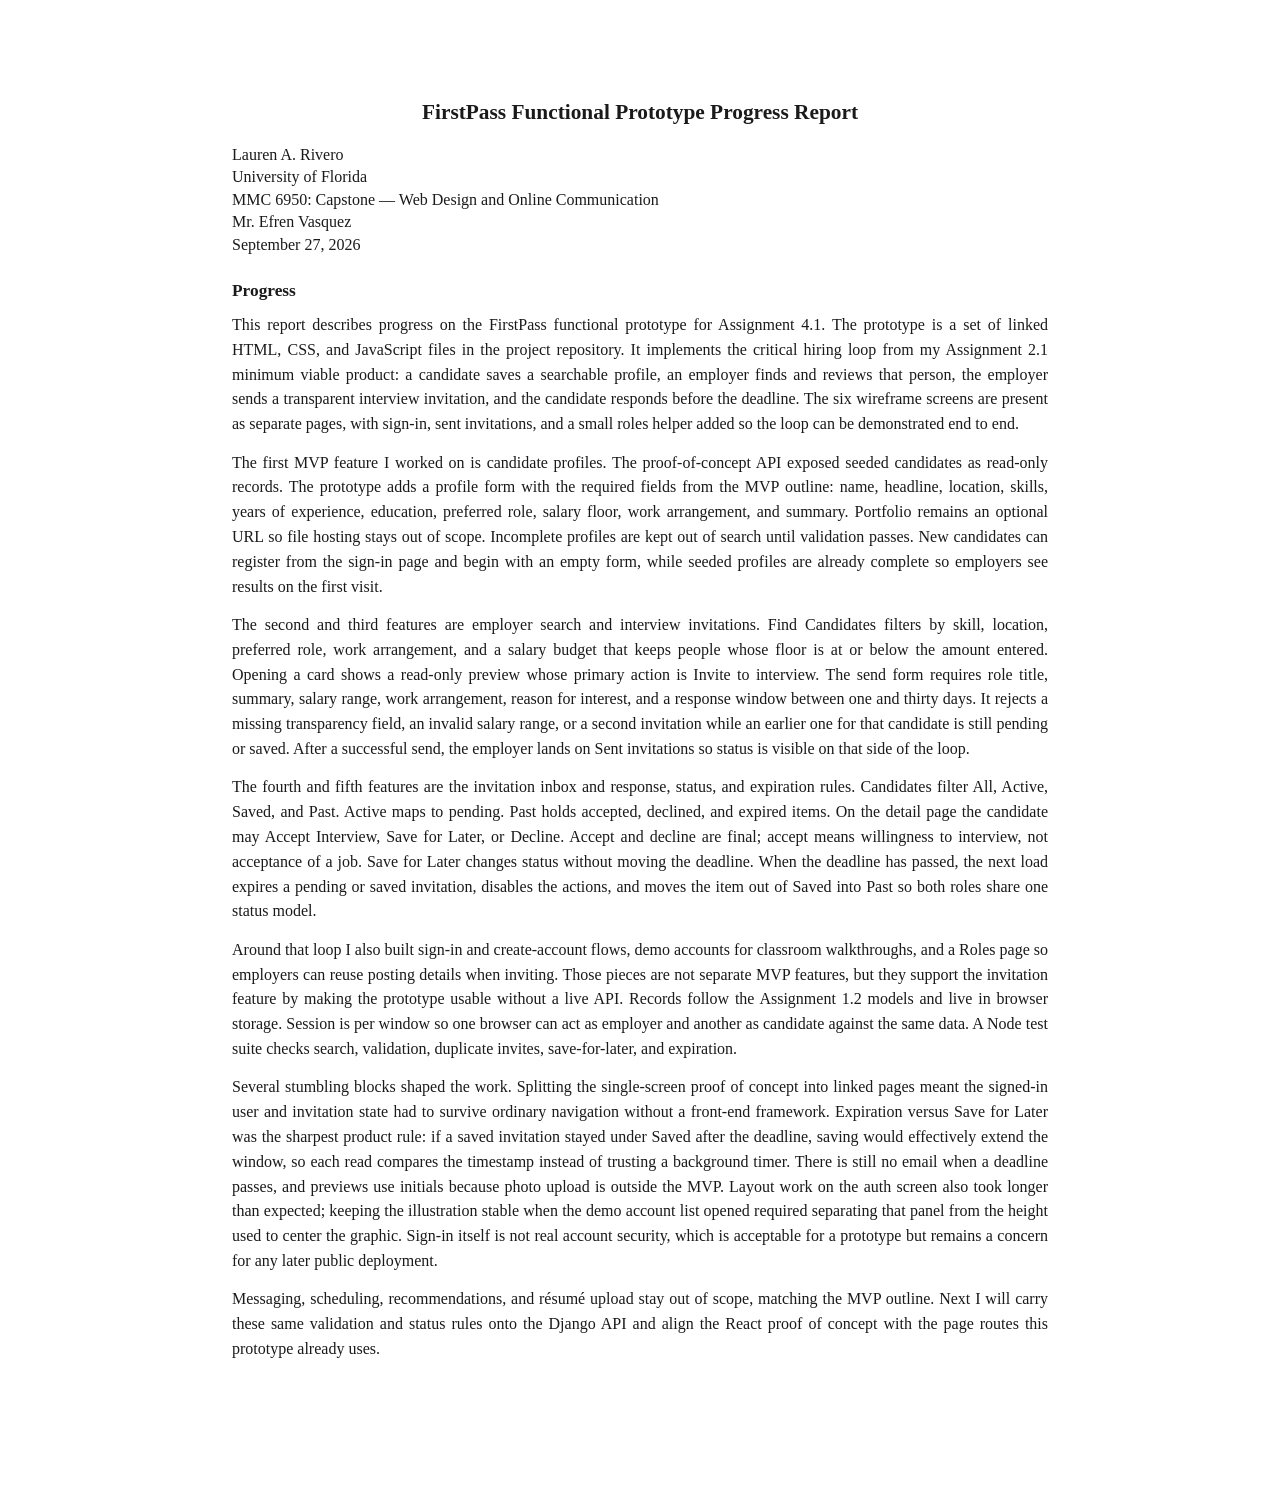
<file: docs/Assignment-4.1-Progress-Report-Current.html>
<!DOCTYPE html>
<html lang="en">
<head>
  <meta charset="UTF-8" />
  <meta name="viewport" content="width=device-width, initial-scale=1" />
  <title>Assignment 4.1 Progress Report — FirstPass</title>
  <style>
    body {
      margin: 0;
      color: #1a1a1a;
      font: 12pt/1.55 "Times New Roman", Times, serif;
      background: #fff;
    }
    .page { max-width: 8.5in; margin: 0 auto; padding: 1in 1in 1.15in; }
    header { text-align: center; margin-bottom: 1.4em; }
    h1 { font-size: 16pt; margin: 0 0 0.7em; }
    .meta { margin: 0; line-height: 1.4; }
    h2 { font-size: 13pt; margin: 1.3em 0 0.45em; }
    p { margin: 0 0 0.85em; text-align: justify; }
    @media print {
      .page { padding: 0.7in 0.85in; }
    }
  </style>
</head>
<body>
  <article class="page">
    <header>
      <h1>FirstPass Functional Prototype Progress Report</h1>
      <p class="meta">Lauren A. Rivero</p>
      <p class="meta">University of Florida</p>
      <p class="meta">MMC 6950: Capstone — Web Design and Online Communication</p>
      <p class="meta">Mr. Efren Vasquez</p>
      <p class="meta">September 27, 2026</p>
    </header>

    <h2>Progress</h2>
    <section id="body">
      <p>
        This report describes progress on the FirstPass functional prototype for Assignment 4.1. The prototype is a set of linked HTML, CSS, and JavaScript files in the project repository. It implements the critical hiring loop from my Assignment 2.1 minimum viable product: a candidate saves a searchable profile, an employer finds and reviews that person, the employer sends a transparent interview invitation, and the candidate responds before the deadline. The six wireframe screens are present as separate pages, with sign-in, sent invitations, and a small roles helper added so the loop can be demonstrated end to end.
      </p>
      <p>
        The first MVP feature I worked on is candidate profiles. The proof-of-concept API exposed seeded candidates as read-only records. The prototype adds a profile form with the required fields from the MVP outline: name, headline, location, skills, years of experience, education, preferred role, salary floor, work arrangement, and summary. Portfolio remains an optional URL so file hosting stays out of scope. Incomplete profiles are kept out of search until validation passes. New candidates can register from the sign-in page and begin with an empty form, while seeded profiles are already complete so employers see results on the first visit.
      </p>
      <p>
        The second and third features are employer search and interview invitations. Find Candidates filters by skill, location, preferred role, work arrangement, and a salary budget that keeps people whose floor is at or below the amount entered. Opening a card shows a read-only preview whose primary action is Invite to interview. The send form requires role title, summary, salary range, work arrangement, reason for interest, and a response window between one and thirty days. It rejects a missing transparency field, an invalid salary range, or a second invitation while an earlier one for that candidate is still pending or saved. After a successful send, the employer lands on Sent invitations so status is visible on that side of the loop.
      </p>
      <p>
        The fourth and fifth features are the invitation inbox and response, status, and expiration rules. Candidates filter All, Active, Saved, and Past. Active maps to pending. Past holds accepted, declined, and expired items. On the detail page the candidate may Accept Interview, Save for Later, or Decline. Accept and decline are final; accept means willingness to interview, not acceptance of a job. Save for Later changes status without moving the deadline. When the deadline has passed, the next load expires a pending or saved invitation, disables the actions, and moves the item out of Saved into Past so both roles share one status model.
      </p>
      <p>
        Around that loop I also built sign-in and create-account flows, demo accounts for classroom walkthroughs, and a Roles page so employers can reuse posting details when inviting. Those pieces are not separate MVP features, but they support the invitation feature by making the prototype usable without a live API. Records follow the Assignment 1.2 models and live in browser storage. Session is per window so one browser can act as employer and another as candidate against the same data. A Node test suite checks search, validation, duplicate invites, save-for-later, and expiration.
      </p>
      <p>
        Several stumbling blocks shaped the work. Splitting the single-screen proof of concept into linked pages meant the signed-in user and invitation state had to survive ordinary navigation without a front-end framework. Expiration versus Save for Later was the sharpest product rule: if a saved invitation stayed under Saved after the deadline, saving would effectively extend the window, so each read compares the timestamp instead of trusting a background timer. There is still no email when a deadline passes, and previews use initials because photo upload is outside the MVP. Layout work on the auth screen also took longer than expected; keeping the illustration stable when the demo account list opened required separating that panel from the height used to center the graphic. Sign-in itself is not real account security, which is acceptable for a prototype but remains a concern for any later public deployment.
      </p>
      <p>
        Messaging, scheduling, recommendations, and résumé upload stay out of scope, matching the MVP outline. Next I will carry these same validation and status rules onto the Django API and align the React proof of concept with the page routes this prototype already uses.
      </p>
    </section>
  </article>
</body>
</html>
</file>
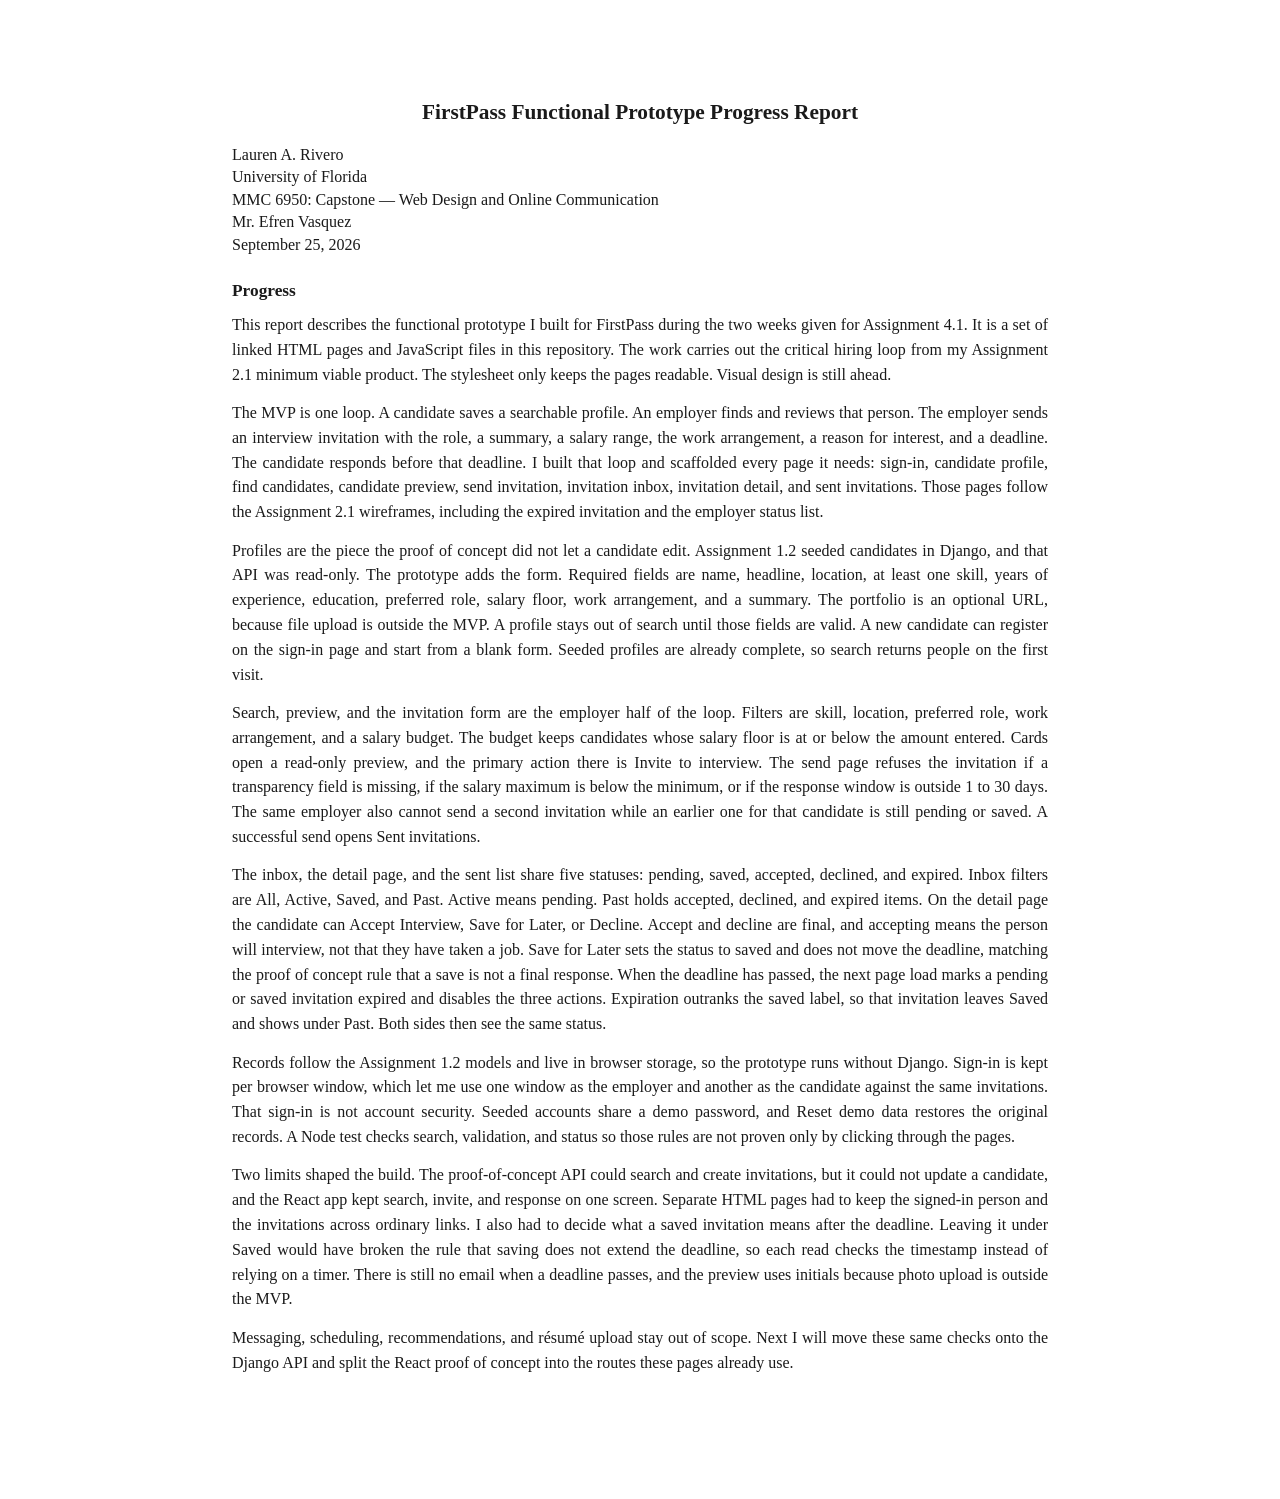
<file: docs/Assignment-4.1-Progress-Report.html>
<!DOCTYPE html>
<html lang="en">
<head>
  <meta charset="UTF-8" />
  <meta name="viewport" content="width=device-width, initial-scale=1" />
  <title>Assignment 4.1 Progress Report — FirstPass</title>
  <style>
    body {
      margin: 0;
      color: #1a1a1a;
      font: 12pt/1.55 "Times New Roman", Times, serif;
      background: #fff;
    }
    .page { max-width: 8.5in; margin: 0 auto; padding: 1in 1in 1.15in; }
    header { text-align: center; margin-bottom: 1.4em; }
    h1 { font-size: 16pt; margin: 0 0 0.7em; }
    .meta { margin: 0; line-height: 1.4; }
    h2 { font-size: 13pt; margin: 1.3em 0 0.45em; }
    p { margin: 0 0 0.85em; text-align: justify; }
    @media print {
      .page { padding: 0.7in 0.85in; }
    }
  </style>
</head>
<body>
  <article class="page">
    <header>
      <h1>FirstPass Functional Prototype Progress Report</h1>
      <p class="meta">Lauren A. Rivero</p>
      <p class="meta">University of Florida</p>
      <p class="meta">MMC 6950: Capstone — Web Design and Online Communication</p>
      <p class="meta">Mr. Efren Vasquez</p>
      <p class="meta">September 25, 2026</p>
    </header>

    <h2>Progress</h2>
    <section id="body">
      <p>
        This report describes the functional prototype I built for FirstPass during the two weeks given for Assignment 4.1. It is a set of linked HTML pages and JavaScript files in this repository. The work carries out the critical hiring loop from my Assignment 2.1 minimum viable product. The stylesheet only keeps the pages readable. Visual design is still ahead.
      </p>
      <p>
        The MVP is one loop. A candidate saves a searchable profile. An employer finds and reviews that person. The employer sends an interview invitation with the role, a summary, a salary range, the work arrangement, a reason for interest, and a deadline. The candidate responds before that deadline. I built that loop and scaffolded every page it needs: sign-in, candidate profile, find candidates, candidate preview, send invitation, invitation inbox, invitation detail, and sent invitations. Those pages follow the Assignment 2.1 wireframes, including the expired invitation and the employer status list.
      </p>
      <p>
        Profiles are the piece the proof of concept did not let a candidate edit. Assignment 1.2 seeded candidates in Django, and that API was read-only. The prototype adds the form. Required fields are name, headline, location, at least one skill, years of experience, education, preferred role, salary floor, work arrangement, and a summary. The portfolio is an optional URL, because file upload is outside the MVP. A profile stays out of search until those fields are valid. A new candidate can register on the sign-in page and start from a blank form. Seeded profiles are already complete, so search returns people on the first visit.
      </p>
      <p>
        Search, preview, and the invitation form are the employer half of the loop. Filters are skill, location, preferred role, work arrangement, and a salary budget. The budget keeps candidates whose salary floor is at or below the amount entered. Cards open a read-only preview, and the primary action there is Invite to interview. The send page refuses the invitation if a transparency field is missing, if the salary maximum is below the minimum, or if the response window is outside 1 to 30 days. The same employer also cannot send a second invitation while an earlier one for that candidate is still pending or saved. A successful send opens Sent invitations.
      </p>
      <p>
        The inbox, the detail page, and the sent list share five statuses: pending, saved, accepted, declined, and expired. Inbox filters are All, Active, Saved, and Past. Active means pending. Past holds accepted, declined, and expired items. On the detail page the candidate can Accept Interview, Save for Later, or Decline. Accept and decline are final, and accepting means the person will interview, not that they have taken a job. Save for Later sets the status to saved and does not move the deadline, matching the proof of concept rule that a save is not a final response. When the deadline has passed, the next page load marks a pending or saved invitation expired and disables the three actions. Expiration outranks the saved label, so that invitation leaves Saved and shows under Past. Both sides then see the same status.
      </p>
      <p>
        Records follow the Assignment 1.2 models and live in browser storage, so the prototype runs without Django. Sign-in is kept per browser window, which let me use one window as the employer and another as the candidate against the same invitations. That sign-in is not account security. Seeded accounts share a demo password, and Reset demo data restores the original records. A Node test checks search, validation, and status so those rules are not proven only by clicking through the pages.
      </p>
      <p>
        Two limits shaped the build. The proof-of-concept API could search and create invitations, but it could not update a candidate, and the React app kept search, invite, and response on one screen. Separate HTML pages had to keep the signed-in person and the invitations across ordinary links. I also had to decide what a saved invitation means after the deadline. Leaving it under Saved would have broken the rule that saving does not extend the deadline, so each read checks the timestamp instead of relying on a timer. There is still no email when a deadline passes, and the preview uses initials because photo upload is outside the MVP.
      </p>
      <p>
        Messaging, scheduling, recommendations, and résumé upload stay out of scope. Next I will move these same checks onto the Django API and split the React proof of concept into the routes these pages already use.
      </p>
    </section>
  </article>
</body>
</html>
</file>
<file: css/app.css>
@import url("https://fonts.googleapis.com/css2?family=Figtree:ital,wght@0,400;0,500;0,600;0,700;1,400&family=Fraunces:opsz,wght@9..144,500;9..144,600;9..144,700&display=swap");

/*
  FirstPass — Clarity · Connection · Trust
  Assignment 8.1 styling system (single stylesheet, mockup-aligned)

  Organization
  - Design tokens live in :root (color, type, spacing, layout width).
  - Sections are grouped by product surface (chrome, auth, shared UI,
    search/profile, invite, inbox/detail), then responsive overrides.
  - Class names stay descriptive / lightly BEM-ish (block__ or
    block-element via hyphens) without a build step or CSS Modules —
    this prototype is static HTML/CSS/JS.
  - Breakpoints follow the Assignment 7.1 mockups: ~980px tablet stack,
    ~800px phone density, with auth/legal refinements inside those queries.
*/

:root {
  --ink: #101c1f;
  --ink-soft: #5c6a6e;
  --paper: #eef1ef;
  --paper-deep: #e4e9e6;
  --panel: #fbfcfb;
  --line: rgba(16, 28, 31, 0.14);
  --line-strong: rgba(16, 28, 31, 0.22);
  --teal: #16584f;
  --teal-deep: #0f3f39;
  --teal-soft: #d7e8e3;
  --teal-wash: rgba(22, 88, 79, 0.08);
  --ok: #1f6b45;
  --warn: #8a6414;
  --danger: #9b3530;
  --shadow: none;
  --shadow-sm: 0 18px 40px rgba(16, 28, 31, 0.1);
  --radius: 0.2rem;
  --radius-sm: 0.15rem;
  --ease: cubic-bezier(0.2, 0.8, 0.2, 1);
  --space: 0.5rem;
  --page: min(1120px, calc(100% - 2.75rem));
  --font-display: "Fraunces", Georgia, serif;
  --font-ui: "Figtree", "Segoe UI", sans-serif;
}

* { box-sizing: border-box; }

html {
  scroll-behavior: smooth;
  height: 100%;
}

body {
  margin: 0;
  min-height: 100%;
  min-height: 100vh;
  color: var(--ink);
  font: 16px/1.55 var(--font-ui);
  background:
    linear-gradient(180deg, rgba(255, 255, 255, 0.55), transparent 18rem),
    radial-gradient(ellipse 70% 40% at 100% 0%, rgba(22, 88, 79, 0.07), transparent 55%),
    var(--paper);
}

body.app-body {
  display: flex;
  flex-direction: column;
  min-height: 100vh;
}

a { color: var(--teal-deep); }

/* ---------- App chrome ---------- */
.site-header {
  position: sticky;
  top: 0;
  z-index: 40;
  background: rgba(251, 252, 251, 0.92);
  backdrop-filter: blur(10px);
  border-bottom: 1px solid var(--line);
}

.nav-bar,
.page,
.footer-inner {
  width: var(--page);
  margin: 0 auto;
}

.nav-bar {
  display: flex;
  align-items: center;
  gap: 1.5rem;
  min-height: 4rem;
  padding: 0.5rem 0;
}

.header-inner {
  display: flex;
  align-items: center;
  gap: 1rem;
  padding: 0.85rem 0;
  flex-wrap: wrap;
}

.brand,
.brand-lg {
  font-family: var(--font-display);
  font-weight: 650;
  letter-spacing: -0.03em;
  color: var(--ink);
  text-decoration: none;
}

.brand { font-size: 1.45rem; }
.brand-lg { font-size: 1.9rem; display: inline-block; margin-bottom: 1.5rem; }
.brand span,
.brand-lg span { color: var(--teal); }

.nav-links,
header nav {
  display: flex;
  gap: 0.1rem;
  flex-wrap: wrap;
  align-items: stretch;
}

.nav-links a,
header nav a {
  color: var(--ink-soft);
  text-decoration: none;
  font-weight: 600;
  font-size: 0.93rem;
  padding: 0.55rem 0.7rem;
  border-radius: 0;
  border-bottom: 2px solid transparent;
}

.nav-links a:hover,
header nav a:hover {
  background: transparent;
  color: var(--ink);
  border-bottom-color: var(--line-strong);
}

.nav-links a[aria-current="page"],
header nav a[aria-current="page"] {
  background: transparent;
  color: var(--teal-deep);
  border-bottom-color: var(--teal);
}

.who {
  margin-left: auto;
  display: flex;
  align-items: center;
  gap: 0.65rem;
  font-size: 0.88rem;
  color: var(--ink-soft);
}

.who-label,
.who span {
  padding: 0.35rem 0;
  border-radius: 0;
  background: transparent;
  border: 0;
  border-right: 1px solid var(--line);
  padding-right: 0.75rem;
  font-weight: 600;
  white-space: nowrap;
}

.button-ghost {
  border-color: var(--line) !important;
  background: transparent !important;
  color: var(--ink) !important;
  padding: 0.4rem 0.75rem !important;
  font-size: 0.86rem;
}

.page {
  flex: 1 0 auto;
  padding: 2.25rem 0 4rem;
}

.page-head {
  display: flex;
  justify-content: space-between;
  gap: 1.25rem;
  align-items: end;
  margin-bottom: 1.6rem;
  flex-wrap: wrap;
  padding-bottom: 1.1rem;
  border-bottom: 1px solid var(--line);
}

.page-head .lede { margin-bottom: 0; }

h1 {
  font-family: var(--font-display);
  font-size: clamp(1.85rem, 3vw, 2.35rem);
  font-weight: 600;
  letter-spacing: -0.03em;
  margin: 0 0 0.4rem;
  line-height: 1.12;
}

h2 {
  font-family: var(--font-display);
  font-size: 1.2rem;
  font-weight: 600;
  margin: 0 0 0.45rem;
  letter-spacing: -0.02em;
}

.lede {
  margin: 0 0 1.1rem;
  color: var(--ink-soft);
  max-width: 40rem;
  font-size: 1.02rem;
  font-weight: 500;
  line-height: 1.5;
}

.site-footer {
  flex-shrink: 0;
  margin-top: auto;
  border-top: 1px solid var(--line);
  background: var(--panel);
  color: var(--ink-soft);
  font-size: 0.86rem;
}

.footer-inner {
  display: flex;
  justify-content: space-between;
  align-items: center;
  gap: 1rem;
  padding: 1.25rem 0;
  flex-wrap: wrap;
}

.footer-inner span:first-child {
  font-family: var(--font-display);
  font-weight: 650;
  color: var(--ink);
  letter-spacing: -0.02em;
}

/* In-app pages share the mockup chrome: sticky header + footer pin */
body.app-body > .page,
body.app-body > main.page {
  flex: 1 0 auto;
}

.notice {
  border: 1px solid rgba(22, 88, 79, 0.22);
  border-left: 3px solid var(--teal);
  background: var(--teal-soft);
  color: var(--teal-deep);
  padding: 0.85rem 1rem;
  margin: 0 0 1.15rem;
  border-radius: 0;
  font-weight: 600;
}

.notice-error {
  background: #f7ebea;
  border-color: rgba(155, 53, 48, 0.22);
  border-left-color: var(--danger);
  color: var(--danger);
}

/* ---------- Product auth (LinkedIn-inspired calm split) ---------- */
.auth-page {
  background: #fff;
  min-height: 100vh;
  display: flex;
  flex-direction: column;
}

.auth-top {
  width: min(1120px, calc(100% - 2.75rem));
  margin: 0 auto;
  min-height: 4rem;
  display: flex;
  align-items: center;
  justify-content: space-between;
  gap: 1rem;
  padding: 0.85rem 0;
}

.auth-top-actions {
  display: flex;
  align-items: center;
  gap: 0.85rem;
}

.auth-top-link,
.auth-top-btn {
  font: inherit;
  font-weight: 700;
  cursor: pointer;
  border-radius: 1.75rem;
  padding: 0.55rem 1.1rem;
}

.auth-top-link {
  border: 0;
  background: transparent;
  color: var(--ink-soft);
  padding-left: 0.35rem;
  padding-right: 0.35rem;
}

.auth-top-link:hover,
.auth-top-link.is-active {
  color: var(--teal-deep);
}

.auth-top-btn {
  border: 1px solid var(--teal);
  background: #fff;
  color: var(--teal-deep);
}

.auth-top-btn.is-active,
.auth-top-btn:hover {
  background: var(--teal-wash);
}

.auth-shell {
  --auth-edge-space: clamp(2.5rem, 7vh, 5rem);
  width: min(1180px, calc(100% - 2.75rem));
  margin: 0 auto;
  flex: 1 1 auto;
  min-height: 0;
  display: grid;
  grid-template-columns: minmax(0, 1.15fr) minmax(0, 0.95fr);
  gap: clamp(2.75rem, 6vw, 5.5rem);
  /* Visual offset is locked in JS so opening the demo drawer does not shift it. */
  align-items: start;
  align-content: center;
  justify-items: stretch;
  /* Same inset above the block (under nav) and below the CTA / demo card. */
  padding: var(--auth-edge-space) 0 var(--auth-edge-space);
}

/* LinkedIn-style minimal legal strip — not the in-app site footer. */
.auth-legal {
  flex-shrink: 0;
  width: min(1180px, calc(100% - 2.75rem));
  margin: 0 auto;
  padding: 1rem 0 1.35rem;
  display: flex;
  flex-wrap: wrap;
  align-items: center;
  justify-content: center;
  gap: 0.35rem 1.1rem;
  color: var(--ink-soft);
  font-size: 0.78rem;
  line-height: 1.4;
}

.auth-legal-brand {
  margin: 0;
  font-weight: 650;
  color: var(--ink);
  letter-spacing: -0.01em;
}

.auth-legal-links {
  display: flex;
  flex-wrap: wrap;
  align-items: center;
  justify-content: center;
  gap: 0.15rem 0.85rem;
}

.auth-legal-links a {
  color: var(--ink-soft);
  text-decoration: none;
  font-weight: 500;
}

.auth-legal-links a:hover {
  color: var(--teal-deep);
  text-decoration: underline;
  text-underline-offset: 0.15em;
}

.auth-shell:has(.demo-drawer[open]) {
  align-content: start;
  padding-bottom: var(--auth-edge-space);
}

.auth-page[data-auth-tab="register"] .auth-shell {
  align-content: start;
  padding-bottom: var(--auth-edge-space);
}

/* Create account is taller — keep the same centered composition with a slightly tighter form. */
.auth-page[data-auth-tab="register"] .auth-visual-art {
  width: min(100%, 440px);
}

.auth-page[data-auth-tab="register"] .auth-headline {
  margin-bottom: 0.5rem;
}

.auth-page[data-auth-tab="register"] .auth-sub {
  margin-bottom: 1.1rem;
}

.auth-page[data-auth-tab="register"] .auth-panel label {
  margin-bottom: 0.75rem;
}

.auth-page[data-auth-tab="register"] .role-pick {
  margin-bottom: 0.9rem;
}

.auth-page[data-auth-tab="register"] .role-option {
  padding: 0.6rem 0.75rem;
  margin-bottom: 0.3rem;
}

.auth-panel {
  position: relative;
  background: transparent;
  border: 0;
  border-radius: 0;
  padding: 0;
  box-shadow: none;
  min-height: 0;
  width: 100%;
  max-width: 400px;
  justify-self: start;
  display: flex;
  flex-direction: column;
  justify-content: center;
  align-items: stretch;
  overflow: visible;
}

.auth-panel-inner {
  width: 100%;
}

.auth-headline {
  font-family: var(--font-display);
  font-size: clamp(2rem, 3.4vw, 2.65rem);
  font-weight: 500;
  letter-spacing: -0.03em;
  line-height: 1.15;
  color: #4b3f36;
  margin: 0 0 0.65rem;
  max-width: 15ch;
}

.auth-sub {
  margin: 0 0 1.4rem;
  color: var(--ink-soft);
  font-size: 1.02rem;
  font-weight: 500;
  line-height: 1.5;
  max-width: 30rem;
}

.auth-panel label {
  text-transform: none;
  letter-spacing: 0;
  font-size: 0.9rem;
  font-weight: 600;
  color: var(--ink);
  margin-bottom: 1rem;
}

.auth-panel input,
.auth-panel select,
.auth-panel textarea {
  margin-top: 0.4rem;
  border-radius: 0.35rem;
  padding: 0.8rem 0.9rem;
  border-color: #8f9a9c;
}

.auth-submit {
  margin-top: 0.25rem;
}

.auth-submit-btn {
  width: 100%;
  border-radius: 1.75rem !important;
  padding: 0.9rem 1.1rem !important;
  font-size: 1.02rem;
}

.auth-visual {
  display: flex;
  align-items: center;
  justify-content: flex-end;
  width: 100%;
  max-width: none;
  min-height: 0;
  height: auto;
  padding: 0;
  background: transparent;
  justify-self: stretch;
  align-self: start;
  margin: 0;
}

.auth-visual-art {
  position: relative;
  width: min(100%, 480px);
  aspect-ratio: 1;
  display: grid;
  place-items: center;
  flex-shrink: 0;
}

.auth-visual-bg {
  position: absolute;
  inset: 0;
  z-index: 0;
  border-radius: 50%;
  background: var(--teal-soft);
}

.auth-mark {
  position: relative;
  z-index: 1;
  width: 90%;
  height: auto;
  display: block;
  object-fit: contain;
}

.role-pick {
  margin: 0 0 1.2rem;
  padding: 0;
  border: 0;
}

.role-pick legend {
  font-weight: 650;
  font-size: 0.8rem;
  color: var(--ink-soft);
  margin-bottom: 0.55rem;
  padding: 0;
  text-transform: uppercase;
  letter-spacing: 0.06em;
}

.role-option {
  display: flex;
  gap: 0.75rem;
  align-items: flex-start;
  margin: 0 0 0.4rem;
  padding: 0.7rem 0.8rem;
  border: 1px solid var(--line);
  border-radius: 0.35rem;
  background: var(--paper);
  cursor: pointer;
}

.role-option:has(input:checked) {
  border-color: var(--teal);
  background: var(--teal-wash);
  box-shadow: inset 3px 0 0 var(--teal);
}

.role-option input {
  width: auto;
  margin: 0.2rem 0 0;
  flex-shrink: 0;
}

.role-option span {
  display: grid;
  gap: 0.15rem;
}

.role-option strong {
  font-family: var(--font-display);
  color: var(--ink);
  font-size: 0.98rem;
  font-weight: 600;
  text-transform: none;
  letter-spacing: 0;
}

.role-option em {
  font-style: normal;
  color: var(--ink-soft);
  font-size: 0.86rem;
  font-weight: 500;
  text-transform: none;
  letter-spacing: 0;
}

.demo-drawer {
  position: relative;
  margin-top: 1.75rem;
  border-top: 0;
  padding-top: 0;
}

.demo-drawer summary {
  cursor: pointer;
  font-weight: 600;
  font-size: 0.9rem;
  color: var(--ink-soft);
  list-style: none;
}

.demo-drawer summary:hover {
  color: var(--teal-deep);
}

.demo-drawer summary::-webkit-details-marker { display: none; }

/* In-flow card so there is real space under the popup; visual stay locked via JS. */
.auth-panel .demo-drawer-panel {
  margin: 0.85rem 0 0;
}

.auth-panel .demo-drawer[open] > .demo-drawer-panel {
  position: static;
  z-index: 6;
  margin: 0.85rem 0 0;
  padding: 0.85rem 0.9rem 1rem;
  background: #fff;
  border: 1px solid var(--line);
  border-radius: 0.35rem;
  box-shadow: 0 10px 28px rgba(16, 28, 31, 0.08);
  max-height: none;
  overflow: visible;
}

.demo-drawer.nested {
  border-top: 0;
  margin-top: 0.75rem;
  padding-top: 0;
}

.demo-drawer.nested summary {
  font-size: 0.9rem;
  color: var(--ink-soft);
}

.demo-grid {
  display: grid;
  grid-template-columns: 1fr 1fr;
  gap: 0.5rem;
  margin: 0.85rem 0;
}

.demo-card {
  /* Flex column (not grid): equal-height siblings must not stretch row gaps. */
  display: flex !important;
  flex-direction: column;
  align-items: stretch;
  justify-content: flex-start;
  text-align: left !important;
  border: 1px solid var(--line);
  background: var(--paper);
  border-radius: 0.35rem;
  padding: 0.85rem 0.9rem;
  gap: 0.2rem;
  width: 100%;
  box-sizing: border-box;
}

.demo-card:hover {
  border-color: var(--teal);
  background: #fff;
}

.demo-card > * {
  display: block;
  margin: 0;
  padding: 0;
  width: 100%;
  max-width: 100%;
  text-align: left;
  box-sizing: border-box;
}

.demo-card strong {
  font-family: var(--font-display);
  font-weight: 600;
  line-height: 1.25;
}

.demo-card > span:nth-child(2) {
  font-size: 0.72rem;
  font-weight: 700;
  color: var(--teal-deep);
  text-transform: uppercase;
  letter-spacing: 0.08em;
  line-height: 1.3;
}

.demo-card .meta {
  color: var(--ink-soft);
  font-size: 0.9rem;
  font-weight: 500;
  line-height: 1.35;
}

.demo-card .meta .demo-card-line {
  display: block;
}

.button-quiet {
  border: 0;
  background: transparent;
  color: var(--ink-soft);
  font-weight: 600;
  padding: 0.35rem 0;
  box-shadow: none;
}

.button-quiet:hover {
  color: var(--teal-deep);
  transform: none;
}

/* ---------- Shared UI ---------- */
.split,
.grid-2 {
  display: grid;
  grid-template-columns: 1fr 1fr;
  gap: 1.1rem;
}

section.panel,
.card,
.rules,
.detail,
.panel,
.empty-state {
  background: var(--panel);
  border: 1px solid var(--line);
  border-radius: var(--radius);
  padding: 1.35rem 1.4rem;
  box-shadow: none;
}

.empty-state {
  text-align: left;
  padding: 2.25rem 1.5rem;
  background:
    linear-gradient(135deg, var(--teal-wash), transparent 45%),
    var(--panel);
}

.card {
  margin: 0 0 0.65rem;
  transition: border-color 160ms var(--ease), background 160ms var(--ease);
}

.card:hover {
  border-color: var(--line-strong);
  box-shadow: none;
  background: #fff;
}

.listing-card {
  border-left: 3px solid transparent;
  display: grid;
  gap: 0.7rem;
}

.listing-card:hover {
  border-left-color: var(--teal);
}

.listing-card h2,
.listing-card h3 {
  margin: 0 0 0.2rem;
  font-family: var(--font-display);
  font-weight: 600;
  letter-spacing: -0.02em;
  font-size: 1.2rem;
}

.listing-headline {
  margin: 0;
  color: var(--ink-soft);
  font-weight: 500;
}

.meta-row {
  display: flex;
  flex-wrap: wrap;
  gap: 0.35rem;
  margin: 0;
}

.meta-row span {
  display: inline-flex;
  align-items: center;
  padding: 0.22rem 0.5rem;
  border-radius: var(--radius-sm);
  background: var(--paper-deep);
  border: 1px solid var(--line);
  color: var(--ink-soft);
  font-size: 0.76rem;
  font-weight: 650;
  letter-spacing: 0.01em;
}

/* Mockup: days remaining emphasized on inbox cards */
.meta-row .days-remaining {
  background: var(--teal-soft);
  border-color: transparent;
  color: var(--teal-deep);
  font-weight: 750;
}

.listing-card .actions {
  margin-top: 0.1rem;
}

.listing-card .actions .button-primary {
  min-width: 10rem;
}

.card-layout {
  display: grid;
  grid-template-columns: 3.75rem minmax(0, 1fr) 12.5rem;
  gap: 1.15rem;
  align-items: start;
}

.card h3 {
  margin: 0;
  font-size: 1.15rem;
  font-family: var(--font-display);
  font-weight: 600;
}

label,
.label {
  display: block;
  font-weight: 650;
  font-size: 0.78rem;
  color: var(--ink-soft);
  margin: 0 0 1rem;
  letter-spacing: 0.04em;
  text-transform: uppercase;
}

input,
select,
textarea {
  display: block;
  width: 100%;
  margin-top: 0.4rem;
  font: inherit;
  font-size: 0.98rem;
  font-weight: 500;
  letter-spacing: 0;
  text-transform: none;
  padding: 0.7rem 0.8rem;
  border: 1px solid var(--line);
  border-radius: var(--radius-sm);
  background: #fff;
  color: var(--ink);
}

input:focus,
select:focus,
textarea:focus {
  outline: none;
  border-color: var(--teal);
  box-shadow: 0 0 0 3px var(--teal-wash);
}

textarea { min-height: 6.5rem; resize: vertical; }

.hint,
.meta,
.field-error {
  font-weight: 500;
  color: var(--ink-soft);
  font-size: 0.9rem;
  text-transform: none;
  letter-spacing: 0;
}

.field-error:empty { display: none; }
.field-error {
  color: var(--danger);
  display: block;
  margin-top: 0.3rem;
}

.actions {
  display: flex;
  flex-wrap: wrap;
  gap: 0.55rem;
  margin-top: 1.1rem;
}

.card-layout .actions {
  grid-column: auto;
  margin-top: 0.15rem;
  padding-top: 0.15rem;
  flex-direction: column;
  align-items: stretch;
  justify-content: flex-start;
  justify-self: stretch;
  align-self: start;
  width: 100%;
  min-width: 0;
}

.card-layout .actions .button,
.card-layout .actions a.button {
  width: 100%;
  box-sizing: border-box;
  white-space: nowrap;
}

button,
.button {
  font: inherit;
  font-weight: 700;
  padding: 0.68rem 1rem;
  border: 1px solid transparent;
  border-radius: var(--radius-sm);
  background: #fff;
  color: var(--ink);
  text-decoration: none;
  display: inline-flex;
  align-items: center;
  justify-content: center;
  cursor: pointer;
  transition: background 140ms var(--ease), border-color 140ms var(--ease), color 140ms var(--ease);
}

button:hover,
.button:hover { transform: none; }

.button,
button:not(.primary):not(.auth-tab):not(.demo-card):not(.button-quiet) {
  border-color: var(--line-strong);
  background: #fff;
}

.button:hover,
button:not(.primary):not(.auth-tab):not(.demo-card):not(.button-quiet):hover {
  border-color: var(--ink);
}

.button-primary,
button.primary {
  background: var(--teal);
  color: #fff;
  border-color: var(--teal);
}

.button-primary:hover,
button.primary:hover {
  background: var(--teal-deep);
  border-color: var(--teal-deep);
}

/* Soft teal — matches avatar chip; used for "View Invitation" when already invited */
.button-soft {
  background: var(--teal-soft) !important;
  color: var(--teal-deep) !important;
  border-color: rgba(22, 88, 79, 0.22) !important;
}

.button-soft:hover {
  background: #c5ddd6 !important;
  border-color: var(--teal) !important;
  color: var(--teal-deep) !important;
}

button:disabled,
.button.disabled {
  opacity: 0.42;
  cursor: not-allowed;
  transform: none;
}

.filters {
  display: grid;
  grid-template-columns: repeat(5, minmax(0, 1fr));
  gap: 0.55rem 0.75rem;
  align-items: start;
  margin: 0 0 0.75rem;
  padding: 0.75rem 1rem;
  background: var(--panel);
  border: 1px solid var(--line);
  border-radius: var(--radius);
  box-shadow: none;
}

.filters .filter-field {
  display: flex;
  flex-direction: column;
  gap: 0.25rem;
  margin: 0;
  font-size: 0.72rem;
}

.filters .filter-field input,
.filters .filter-field select {
  margin-top: 0;
  padding: 0.5rem 0.7rem;
  font-size: 0.95rem;
}

.filters .filter-skill {
  position: relative;
}

.results-toolbar {
  display: flex;
  align-items: baseline;
  justify-content: space-between;
  gap: 1rem;
  flex-wrap: wrap;
  margin: 0 0 1rem;
}

.results-toolbar .result-count {
  margin: 0;
}

.filters-clear {
  display: inline-block;
  font-size: 0.82rem;
  font-weight: 600;
  line-height: 1.3;
  color: var(--ink-soft);
  text-decoration: none;
  text-transform: none;
  letter-spacing: 0;
}

.filters-clear:hover {
  color: var(--teal-deep);
  text-decoration: underline;
  text-underline-offset: 0.12em;
}

#sent-table tr.is-focused {
  outline: 2px solid var(--teal);
  outline-offset: -2px;
  background: var(--teal-wash);
}

.filters-submit {
  grid-column: 1 / -1;
  display: flex;
  justify-content: center;
  align-items: center;
  margin: 0.05rem 0 0;
}

.filters-submit button,
.filters button.primary {
  width: 12.5rem;
  max-width: 100%;
  min-height: 0;
  padding: 0.68rem 1rem;
  background: var(--teal);
  color: #fff;
  border-color: var(--teal);
}

.filters-submit button:hover,
.filters button.primary:hover {
  background: var(--teal-deep);
  border-color: var(--teal-deep);
  color: #fff;
}

.card-top,
.row-between {
  display: flex;
  justify-content: space-between;
  gap: 0.85rem;
  align-items: flex-start;
}

.skills {
  display: flex;
  flex-wrap: wrap;
  gap: 0.3rem;
  padding: 0;
  margin: 0.25rem 0 0;
  list-style: none;
}

.skills li {
  border: 1px solid rgba(22, 88, 79, 0.22);
  padding: 0.2rem 0.45rem;
  font-size: 0.74rem;
  font-weight: 650;
  background: transparent;
  color: var(--teal-deep);
  border-radius: var(--radius-sm);
}

.status {
  display: inline-flex;
  align-items: center;
  border: 1px solid var(--line);
  padding: 0.22rem 0.45rem;
  font-size: 0.68rem;
  font-weight: 750;
  letter-spacing: 0.07em;
  text-transform: uppercase;
  white-space: nowrap;
  border-radius: var(--radius-sm);
  background: var(--paper-deep);
  color: var(--ink-soft);
}

.status-pending { background: var(--teal-soft); color: var(--teal-deep); border-color: transparent; }
.status-saved { background: #f1e7c8; color: var(--warn); border-color: transparent; }
.status-accepted { background: #d7ebe0; color: var(--ok); border-color: transparent; }
.status-declined { background: #f1e0de; color: var(--danger); border-color: transparent; }
.status-expired { background: #e6eaea; color: var(--ink-soft); border-color: transparent; }

.avatar {
  width: 3.75rem;
  height: 3.75rem;
  border: 1px solid var(--line);
  border-radius: var(--radius-sm);
  display: flex;
  align-items: center;
  justify-content: center;
  font-family: var(--font-display);
  font-size: 1rem;
  font-weight: 650;
  background: var(--teal-soft);
  color: var(--teal-deep);
}

.profile-layout,
.profile-view {
  display: grid;
  grid-template-columns: minmax(15rem, 18rem) minmax(0, 1fr);
  gap: 0;
  align-items: stretch;
  width: 100%;
  max-width: none;
  border: 1px solid var(--line);
  background: var(--panel);
}

.profile-side {
  display: grid;
  gap: 0;
  padding: 1.6rem 1.5rem;
  background: var(--paper-deep);
  border-right: 1px solid var(--line);
  align-content: start;
}

.avatar-lg {
  width: 4.75rem;
  height: 4.75rem;
  font-size: 1.25rem;
  margin-bottom: 1.25rem;
}

.prefs-card {
  padding: 0;
  border: 0;
  background: transparent;
  box-shadow: none;
}

.prefs-card h2,
.prefs-card .prefs-title {
  margin-bottom: 0.85rem;
  font-size: 0.78rem;
  text-transform: uppercase;
  letter-spacing: 0.08em;
  font-family: var(--font-ui);
  font-weight: 700;
  color: var(--ink-soft);
}

.pref-row {
  display: grid;
  gap: 0.15rem;
  padding: 0.75rem 0;
  border-top: 1px solid var(--line);
}

.pref-row:first-of-type {
  border-top: 0;
  padding-top: 0;
}

.pref-row span {
  font-size: 0.72rem;
  font-weight: 700;
  color: var(--ink-soft);
  text-transform: uppercase;
  letter-spacing: 0.06em;
}

.pref-row strong {
  font-size: 0.98rem;
  font-weight: 650;
  color: var(--ink);
  font-family: var(--font-ui);
}

.profile-main {
  display: grid;
  gap: 0.4rem;
  text-align: left;
  padding: 1.75rem 1.85rem;
  align-content: start;
}

.profile-main h1 {
  font-size: clamp(1.7rem, 2.5vw, 2.1rem);
}

.profile-main .skills {
  margin: 0.9rem 0 1.35rem;
}

.profile-main h2 {
  margin-top: 0.9rem;
  font-size: 0.78rem;
  text-transform: uppercase;
  letter-spacing: 0.08em;
  font-family: var(--font-ui);
  font-weight: 700;
  color: var(--ink-soft);
}

.profile-copy {
  margin: 0 0 0.95rem;
  max-width: 44rem;
  line-height: 1.65;
  color: var(--ink);
}

.profile-main .actions {
  margin-top: 1.65rem;
}

/* Invite + roles: one coherent split frame */
.invite-layout,
.roles-layout {
  display: grid;
  grid-template-columns: 1.2fr 1fr;
  gap: 0;
  align-items: stretch;
  border: 1px solid var(--line);
  background: var(--panel);
}

.roles-layout {
  grid-template-columns: 1.15fr 0.95fr;
  border: 0;
  background: transparent;
  gap: 1.25rem;
}

.roles-list {
  display: grid;
  gap: 0.65rem;
}

.role-form {
  position: sticky;
  top: 5rem;
  padding: 1.5rem 1.55rem;
  border: 1px solid var(--line);
  background: var(--panel);
}

.role-form h2 {
  margin-bottom: 0.35rem;
}

.role-picker {
  margin: -0.15rem 0 1.25rem;
  padding: 0 0 1.15rem;
  border-bottom: 1px solid var(--line);
}

.role-picker-help {
  margin: 0.5rem 0 0;
  text-transform: none;
  letter-spacing: 0;
}

.role-picker-help a {
  font-weight: 700;
}

.invite-form,
.invite-recap {
  max-width: none;
  margin: 0;
  border: 0;
  border-radius: 0;
  box-shadow: none;
  padding: 1.7rem 1.75rem;
  min-height: 100%;
  height: 100%;
}

.invite-form {
  background: var(--panel);
}

.invite-form .grid-2 {
  margin-bottom: 0.15rem;
}

.invite-recap {
  position: sticky;
  top: 4.5rem;
  align-self: stretch;
  background: var(--paper-deep);
  border-left: 1px solid var(--line);
}

.invite-recap .avatar {
  margin: 0.2rem 0 1rem;
}

.invite-recap h2 {
  margin: 0 0 0.25rem;
  font-size: 1.35rem;
}

.invite-recap .listing-headline {
  margin-bottom: 0.85rem;
}

.invite-recap .skills {
  margin: 0.2rem 0 1.15rem;
}

.recap-label {
  margin: 1rem 0 0.4rem;
  font-family: var(--font-ui);
  font-size: 0.74rem;
  font-weight: 700;
  letter-spacing: 0.08em;
  text-transform: uppercase;
  color: var(--ink-soft);
}

.invite-recap .profile-copy {
  margin-bottom: 0;
  font-size: 0.95rem;
}

.invite-recap .button {
  margin-top: 1.35rem;
  width: 100%;
}

#profile-form.panel {
  max-width: 880px;
  padding: 1.7rem 1.8rem;
  text-align: left;
  border-radius: var(--radius);
}

#profile-form .grid-2 {
  gap: 1.15rem 1.35rem;
}

#profile-form label {
  margin-bottom: 1.15rem;
}

.back-link {
  display: inline-flex;
  margin: 0 0 1.35rem;
  font-weight: 700;
  text-decoration: none;
  color: var(--teal-deep);
  letter-spacing: 0.02em;
}

.back-link:hover {
  text-decoration: underline;
}

.tabs {
  display: flex;
  gap: 0;
  margin: 0 0 1.15rem;
  flex-wrap: wrap;
  padding: 0;
  width: fit-content;
  max-width: 100%;
  background: transparent;
  border: 1px solid var(--line);
  border-radius: 0;
}

.tabs a {
  border: 0;
  background: transparent;
  color: var(--ink-soft);
  text-decoration: none;
  padding: 0.55rem 0.9rem;
  border-radius: 0;
  font-weight: 650;
  font-size: 0.86rem;
}

.tabs a + a {
  border-left: 1px solid var(--line);
}

.tabs a[aria-current="page"] {
  background: var(--teal);
  color: #fff;
}

table {
  width: 100%;
  border-collapse: separate;
  border-spacing: 0;
  background: var(--panel);
  border: 1px solid var(--line);
  border-radius: var(--radius);
  overflow: hidden;
}

th, td {
  border-bottom: 1px solid var(--line);
  padding: 0.9rem 0.95rem;
  text-align: left;
  vertical-align: middle;
}

th {
  background: var(--paper-deep);
  font-size: 0.72rem;
  text-transform: uppercase;
  letter-spacing: 0.07em;
  color: var(--ink-soft);
  font-weight: 750;
}

tr:last-child td { border-bottom: 0; }

.stack > * + * { margin-top: 1rem; }

.flow-list {
  margin: 0.55rem 0 0;
  padding-left: 1.1rem;
  color: var(--ink-soft);
}

.flow-list li { margin-bottom: 0.4rem; }

.rules ul {
  margin: 0.4rem 0 0;
  padding-left: 1.1rem;
  color: var(--ink-soft);
}

.rules li { margin-bottom: 0.4rem; }

.detail .panel {
  margin: 0.8rem 0;
  box-shadow: none;
}

.detail {
  max-width: 52rem;
}

.detail > .row-between h1 {
  font-family: var(--font-display);
  letter-spacing: -0.03em;
}

.detail > .lede {
  max-width: 40rem;
}

.invitation-actions {
  display: grid;
  grid-template-columns: repeat(3, minmax(0, 1fr));
  gap: 0.65rem;
  margin-top: 1.35rem;
}

.invitation-actions .primary,
.invitation-actions button.primary {
  grid-column: auto;
}

.invitation-note {
  margin: 0.85rem 0 0;
  color: var(--ink-soft);
  font-size: 0.95rem;
  max-width: 42rem;
}

/* ---------- Invite as modal-style page (Assignment 7.1 E3 visual) ---------- */
.invite-page {
  background:
    linear-gradient(180deg, rgba(16, 28, 31, 0.28), rgba(16, 28, 31, 0.28)),
    var(--paper);
}

.invite-page .site-header {
  background: rgba(251, 252, 251, 0.96);
}

.invite-page .page-head {
  display: none;
}

.invite-page .page {
  width: min(640px, calc(100% - 1.5rem));
  padding-top: 1.75rem;
  padding-bottom: 2.5rem;
}

.invite-page .invite-layout {
  display: block;
  border: 0;
  background: transparent;
}

.invite-page .invite-form {
  border: 1px solid var(--line);
  background: var(--panel);
  box-shadow: var(--shadow-sm);
  padding: 1.55rem 1.6rem 1.45rem;
  border-radius: var(--radius);
}

.invite-page .invite-form > h1,
.invite-page .invite-modal-title {
  margin: 0 0 0.35rem;
  font-family: var(--font-display);
  font-size: clamp(1.45rem, 2.4vw, 1.75rem);
  letter-spacing: -0.03em;
}

.invite-page .invite-modal-sub {
  margin: 0 0 1.15rem;
  color: var(--ink-soft);
  font-size: 0.95rem;
}

.invite-page .invite-recap {
  margin-top: 1rem;
  border: 1px solid var(--line);
  border-left: 1px solid var(--line);
  background: rgba(251, 252, 251, 0.92);
  position: static;
  padding: 1.15rem 1.25rem;
  min-height: 34rem;
  box-sizing: border-box;
}

.invite-page .invite-form .actions {
  display: grid;
  gap: 0.55rem;
  margin-top: 1.25rem;
}

.invite-page .invite-form .actions .primary {
  width: 100%;
}

.invite-page .invite-form .actions .button {
  width: 100%;
}

.invite-page .site-footer {
  background: rgba(251, 252, 251, 0.92);
}

.page-kicker {
  display: inline-flex;
  width: fit-content;
  margin: 0 0 0.95rem;
  padding: 0.28rem 0.55rem;
  border-radius: 0;
  background: transparent;
  border: 1px solid rgba(22, 88, 79, 0.28);
  color: var(--teal-deep);
  font-size: 0.7rem;
  font-weight: 700;
  letter-spacing: 0.1em;
  text-transform: uppercase;
}

.result-count {
  display: inline-flex;
  margin: 0 0 1rem;
  padding: 0.25rem 0;
  border-radius: 0;
  background: transparent;
  border-bottom: 2px solid var(--teal);
  font-weight: 700;
  font-size: 0.86rem;
  color: var(--teal-deep);
}

:focus-visible {
  outline: 2px solid var(--teal);
  outline-offset: 3px;
}

.visually-hidden {
  position: absolute;
  width: 1px;
  height: 1px;
  padding: 0;
  margin: -1px;
  overflow: hidden;
  clip: rect(0, 0, 0, 0);
  white-space: nowrap;
  border: 0;
}

.legal-page .panel {
  margin: 0 0 0.85rem;
}

.legal-page .panel h2 {
  margin-bottom: 0.4rem;
}

.legal-page .panel p {
  margin: 0;
}

[hidden] { display: none !important; }

@media (prefers-reduced-motion: reduce) {
  *, *::before, *::after {
    animation: none !important;
    transition: none !important;
  }
}

/* Tablet — Assignment 7.1 ~768px frames */
@media (max-width: 980px) {
  :root {
    --page: min(1120px, calc(100% - 2rem));
  }

  .auth-shell {
    grid-template-columns: 1fr;
    gap: 1rem;
    padding: 1.5rem 0 2rem;
    align-items: start;
    align-content: start;
    min-height: 0;
  }
  .auth-visual {
    min-height: 0;
    height: auto;
    align-self: start;
    order: 0;
    padding: 0.5rem 0;
    justify-content: center;
  }
  .auth-visual-art {
    width: min(100%, 300px);
  }
  .auth-panel {
    justify-self: stretch;
    max-width: none;
    min-height: 0;
    justify-content: flex-start;
    order: 1;
  }
  .auth-panel-inner {
    width: 100%;
  }
  .auth-headline {
    max-width: none;
    text-align: left;
  }
  .auth-sub {
    text-align: left;
  }
  .auth-legal {
    justify-content: center;
    text-align: center;
  }
  .filters { grid-template-columns: 1fr 1fr; }
  .filters-submit { grid-column: 1 / -1; }
  .card-layout { grid-template-columns: 3.5rem 1fr; }
  .card-layout .actions {
    grid-column: 1 / -1;
    flex-direction: row;
    justify-content: flex-start;
    width: 100%;
  }
  .card-layout .actions .button {
    width: auto;
    min-width: 10.5rem;
    flex: 0 1 12.5rem;
  }
  .demo-grid { grid-template-columns: 1fr; }
  .invite-layout,
  .roles-layout { grid-template-columns: 1fr; }
  .invite-recap {
    position: static;
    border-left: 0;
    border-top: 1px solid var(--line);
  }
  .role-form { position: static; }
  .profile-layout,
  .profile-view {
    grid-template-columns: 1fr;
  }
  .profile-side {
    border-right: 0;
    border-bottom: 1px solid var(--line);
  }
  .invitation-actions {
    grid-template-columns: 1fr;
  }
  .listing-card .actions .button-primary {
    width: 100%;
  }
}

/* Phone — Assignment 7.1 ~390px frames */
@media (max-width: 800px) {
  :root {
    --page: min(1120px, calc(100% - 1.5rem));
  }

  .split,
  .grid-2,
  .filters,
  .profile-layout,
  .profile-view { grid-template-columns: 1fr; }
  .nav-bar {
    flex-wrap: wrap;
    min-height: 0;
    padding: 0.85rem 0;
  }
  .who {
    margin-left: 0;
    width: 100%;
    justify-content: space-between;
  }
  .who-label,
  .who span {
    border-right: 0;
  }
  .filters-submit,
  .filters-submit button { width: 100%; }
  .tabs {
    width: 100%;
    display: grid;
    grid-template-columns: repeat(4, minmax(0, 1fr));
  }
  .tabs a {
    text-align: center;
    padding: 0.55rem 0.35rem;
    font-size: 0.8rem;
  }
  .auth-top {
    width: min(1120px, calc(100% - 1.5rem));
  }
  .auth-shell {
    width: min(1180px, calc(100% - 1.5rem));
    padding-top: 1rem;
  }
  .auth-visual-art {
    width: min(100%, 240px);
  }
  .auth-headline {
    font-size: clamp(1.55rem, 7vw, 1.85rem);
  }
  .auth-legal {
    width: min(1180px, calc(100% - 1.5rem));
    flex-direction: column;
    gap: 0.35rem;
    font-size: 0.72rem;
  }
  .auth-legal-links {
    flex-wrap: wrap;
    justify-content: center;
    gap: 0.35rem 0.85rem;
  }
  .invite-page .page {
    width: min(640px, calc(100% - 1rem));
    padding-top: 1rem;
  }
  .invite-page .invite-form {
    padding: 1.2rem 1.1rem 1.15rem;
  }
  .profile-main .actions,
  .listing-card .actions {
    display: grid;
  }
  .profile-main .actions .button,
  .listing-card .actions .button {
    width: 100%;
  }
}
</file>
